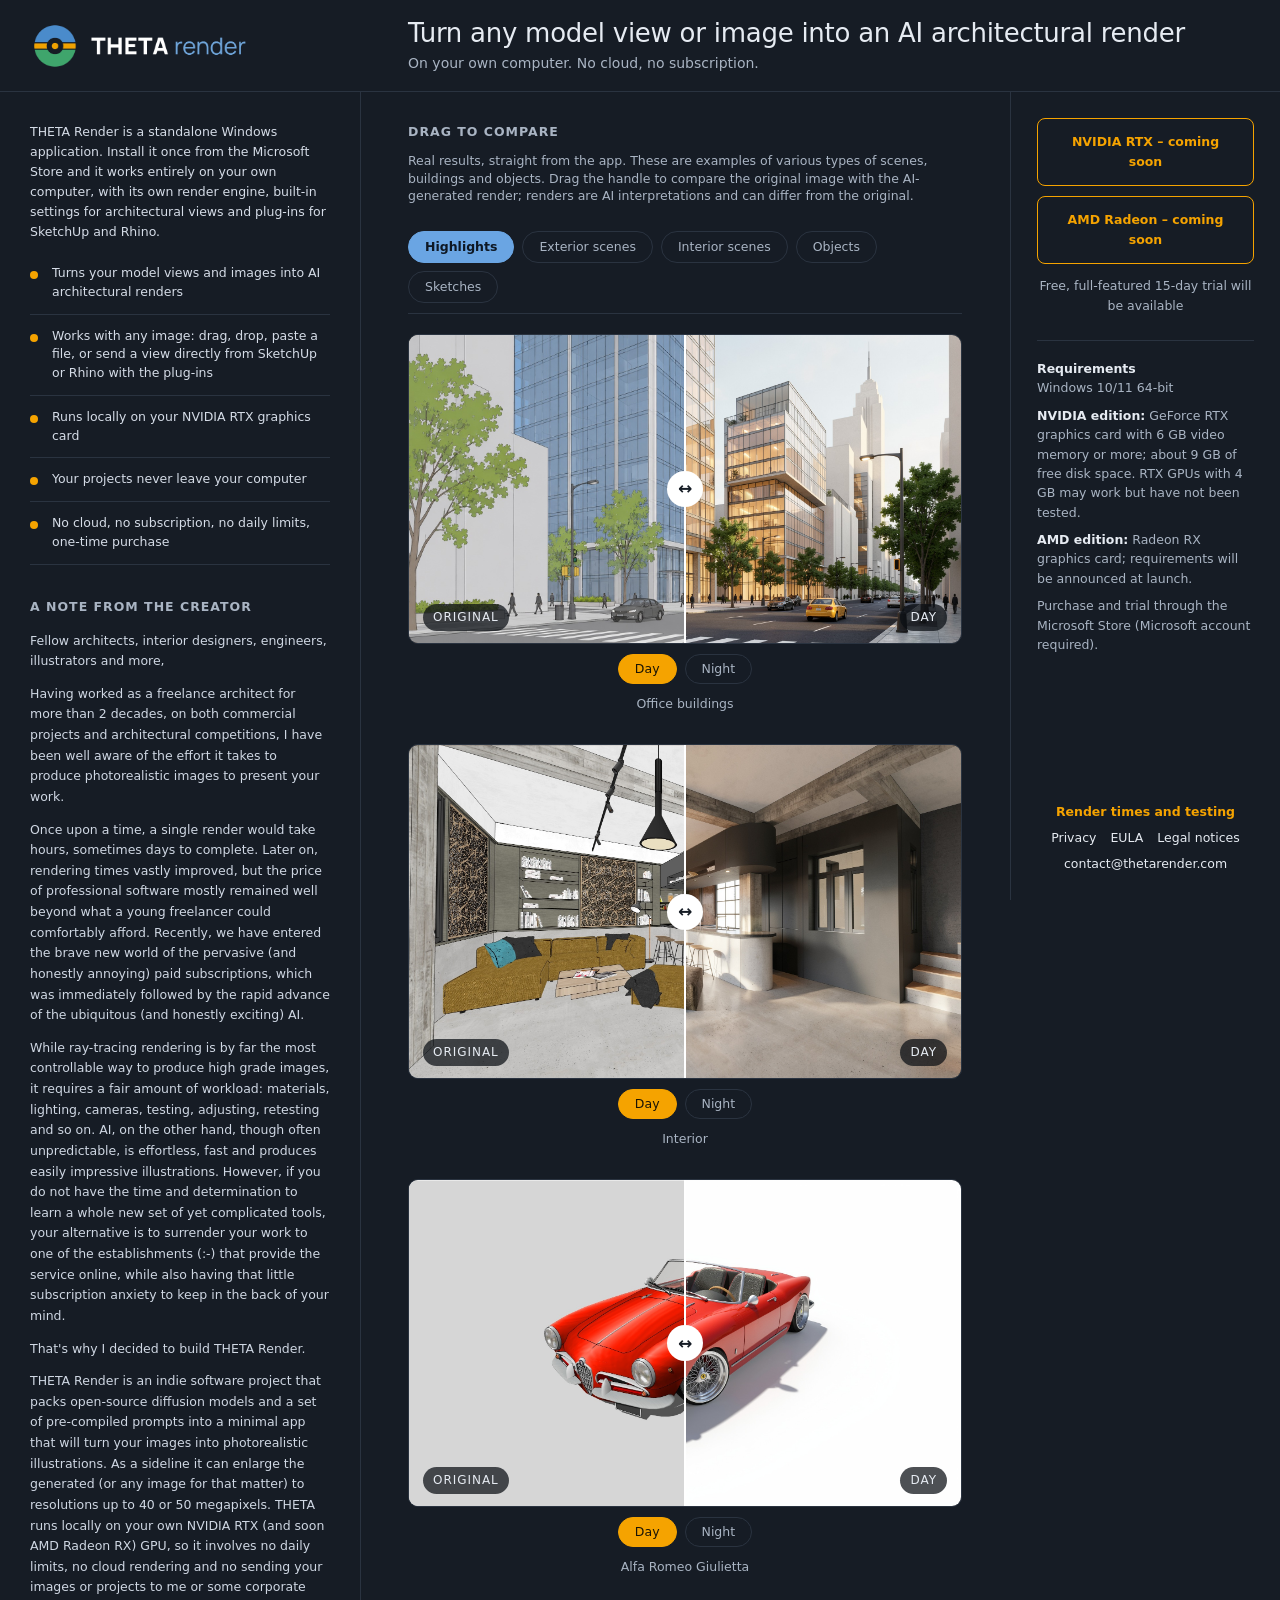
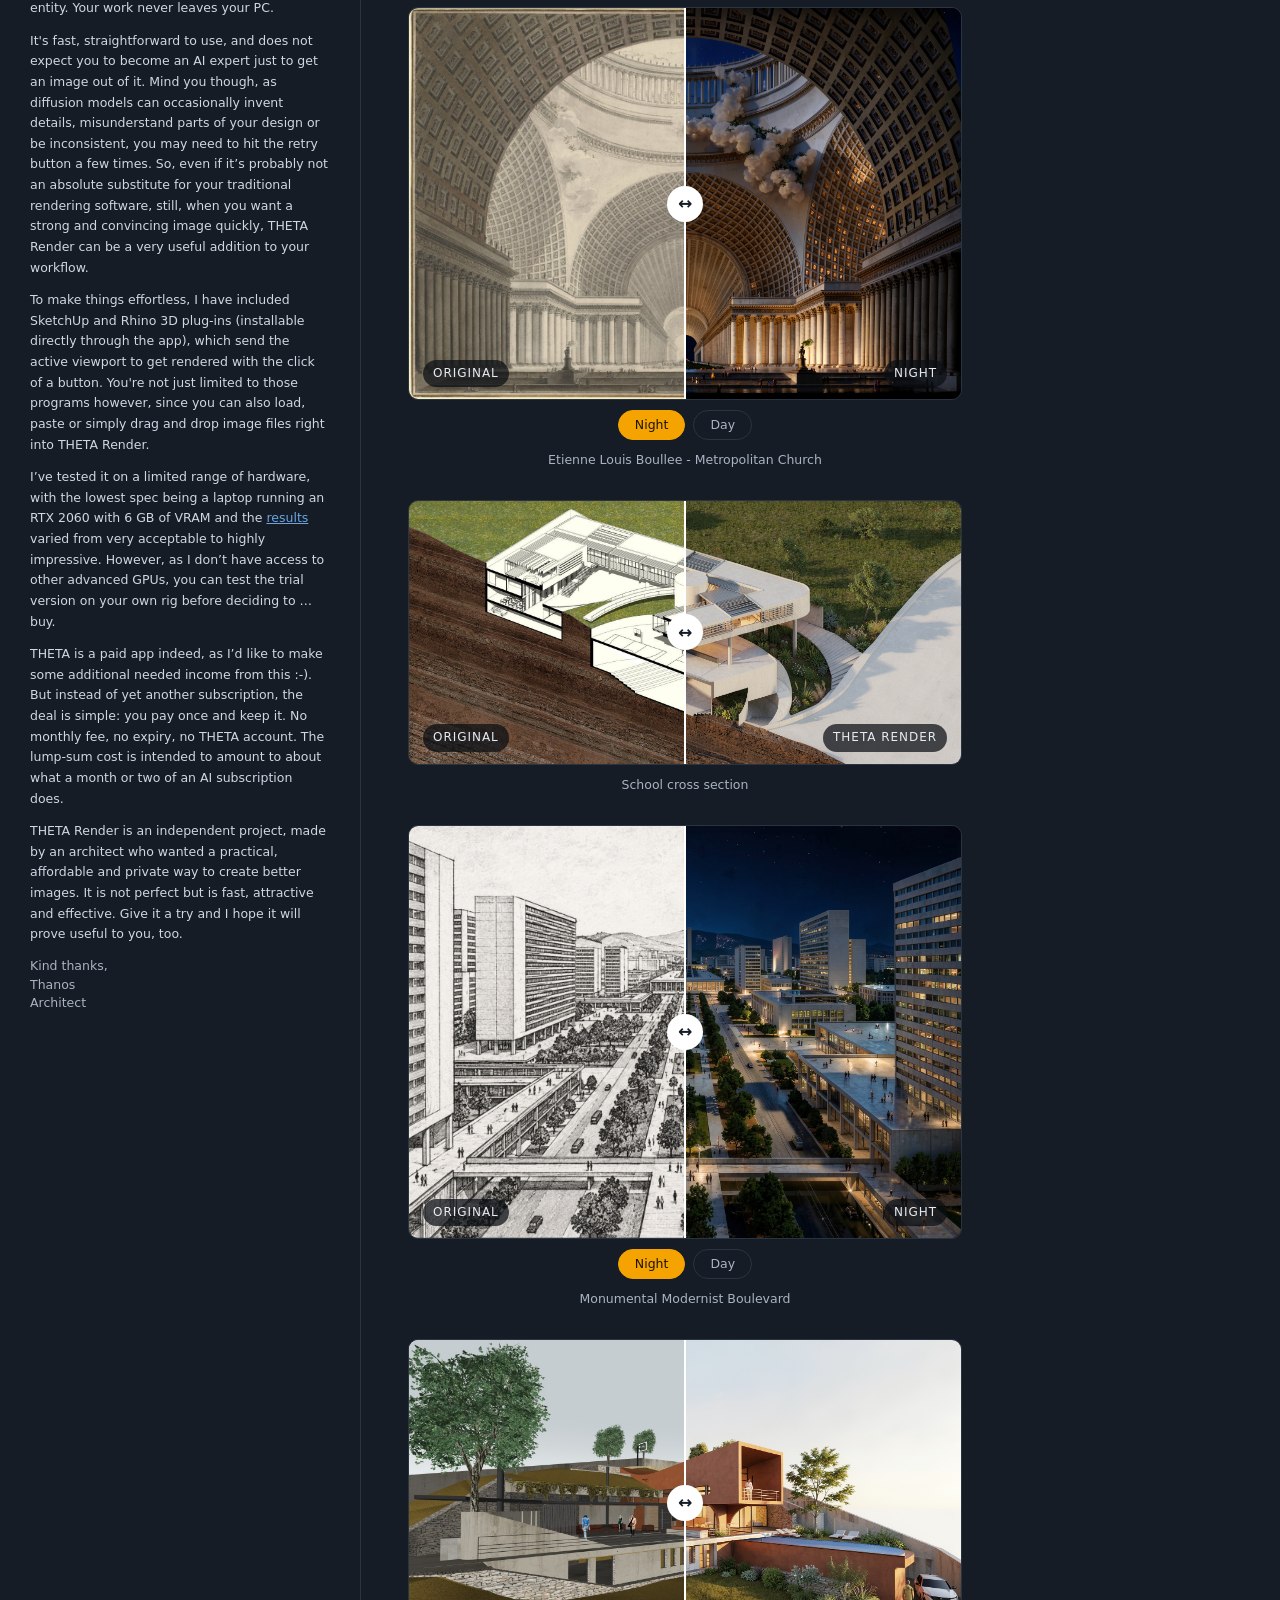
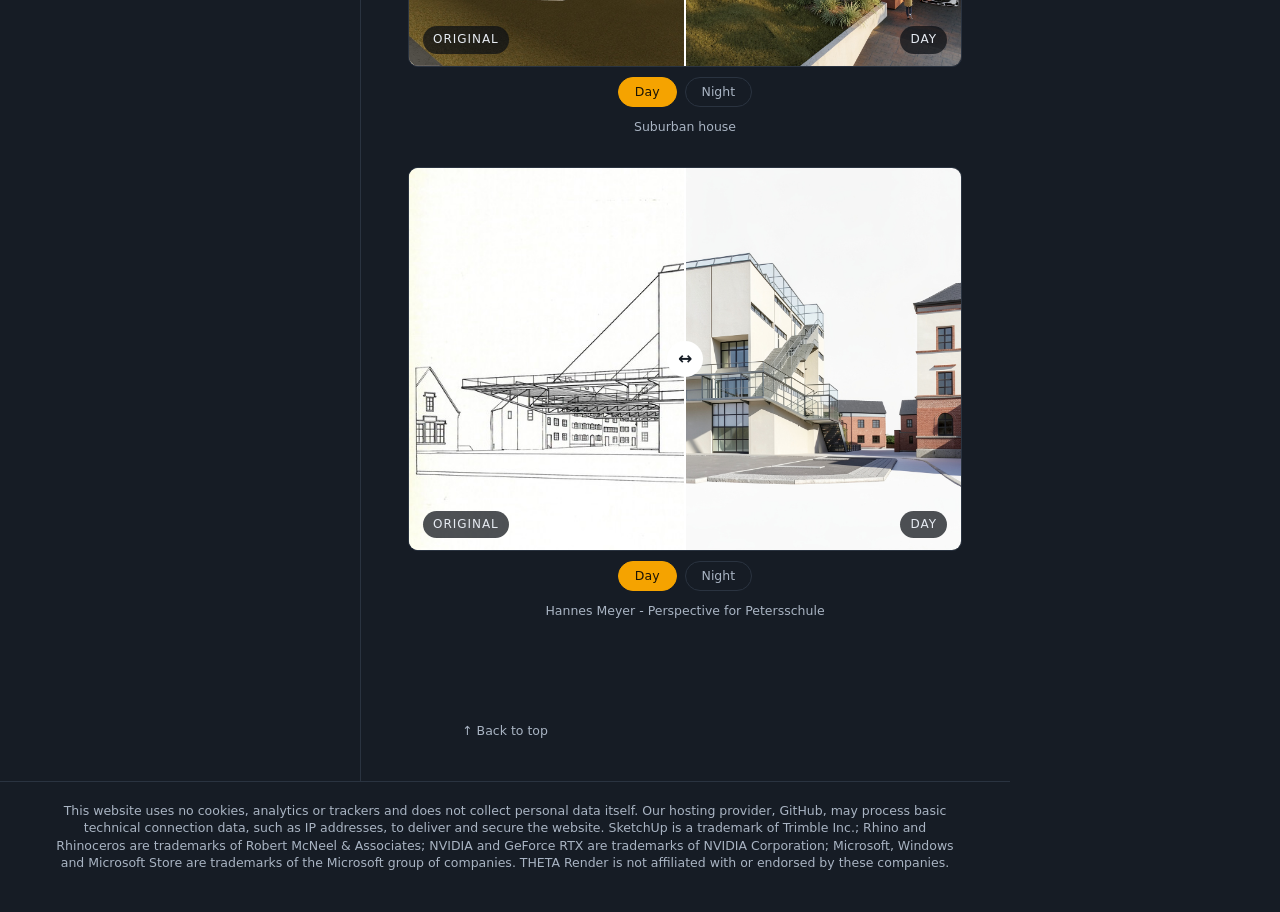
<file: index.html>
<!doctype html><html lang="en"><head><meta charset="utf-8"><meta name="viewport" content="width=device-width,initial-scale=1">
<meta name="robots" content="noindex, nofollow">
<title>THETA Render - turn any model view or image into an AI architectural render</title><meta name="description" content="THETA Render turns any model view, sketch, photo or image into an AI-generated architectural render on your own NVIDIA computer. No cloud, no subscription.">
<meta property="og:title" content="THETA Render - turn any model view or image into an AI architectural render"><meta property="og:description" content="THETA Render turns any model view, sketch, photo or image into an AI-generated architectural render on your own NVIDIA computer. No cloud, no subscription."><meta property="og:type" content="website"><meta property="og:url" content="https://thetarender.com/">
<link rel="icon" href="img/favicon.png"><link rel="stylesheet" href="css/style.css?v=17"></head><body id="top"><header><a class="logo" href="index.html"><img src="img/logo.png" alt="THETA render"></a><div><h1>Turn any model view or image into an AI architectural render</h1><p>On your own computer. No cloud, no subscription.</p></div></header><aside class="right">
 <span class="btn soon">NVIDIA RTX &ndash; coming soon</span> <span class="btn soon">AMD Radeon &ndash; coming soon</span>
 <p class="small">Free, full-featured 15-day trial will be available</p>
 <div class="req"><b>Requirements</b><br>Windows 10/11 64-bit<span style="display:block;margin-top:8px"><b>NVIDIA edition:</b> GeForce RTX graphics card with 6 GB video memory or more; about 9 GB of free disk space. RTX GPUs with 4 GB may work but have not been tested.</span><span style="display:block;margin-top:8px"><b>AMD edition:</b> Radeon RX graphics card; requirements will be announced at launch.</span><span style="display:block;margin-top:8px">Purchase and trial through the Microsoft Store (Microsoft account required).</span></div>
 <div class="legal"><a class="test" href="testing.html">Render times and testing</a><a href="privacy.html">Privacy</a><a href="eula.html">EULA</a><a href="notices.html">Legal notices</a><a class="em" href="mailto:contact@thetarender.com">contact@thetarender.com</a></div>
</aside>
<div class="layout">
 <section class="left">
  <p class="intro">THETA Render is a standalone Windows application. Install it once from the Microsoft Store and it works entirely on your own computer, with its own render engine, built-in settings for architectural views and plug-ins for SketchUp and Rhino.</p>
  <ul class="facts">
   <li>Turns your model views and images into AI architectural renders</li>
   <li>Works with any image: drag, drop, paste a file, or send a view directly from SketchUp or Rhino with the plug-ins</li>
   <li>Runs locally on your NVIDIA RTX graphics card</li>
   <li>Your projects never leave your computer</li>
   <li>No cloud, no subscription, no daily limits, one-time purchase</li>
  </ul>
  <div class="note"><h2>A note from the creator</h2><p>Fellow architects, interior designers, engineers, illustrators and more,</p><p>Having worked as a freelance architect for more than 2 decades, on both commercial projects and architectural competitions, I have been well aware of the effort it takes to produce photorealistic images to present your work.</p><p>Once upon a time, a single render would take hours, sometimes days to complete. Later on, rendering times vastly improved, but the price of professional software mostly remained well beyond what a young freelancer could comfortably afford. Recently, we have entered the brave new world of the pervasive (and honestly annoying) paid subscriptions, which was immediately followed by the rapid advance of the ubiquitous (and honestly exciting) AI.</p><p>While ray-tracing rendering is by far the most controllable way to produce high grade images, it requires a fair amount of workload: materials, lighting, cameras, testing, adjusting, retesting and so on. AI, on the other hand, though often unpredictable, is effortless, fast and produces easily impressive illustrations. However, if you do not have the time and determination to learn a whole new set of yet complicated tools, your alternative is to surrender your work to one of the establishments (:-) that provide the service online, while also having that little subscription anxiety to keep in the back of your mind.</p><p>That&#x27;s why I decided to build THETA Render.</p><p>THETA Render is an indie software project that packs open-source diffusion models and a set of pre-compiled prompts into a minimal app that will turn your images into photorealistic illustrations. As a sideline it can enlarge the generated (or any image for that matter) to resolutions up to 40 or 50 megapixels. THETA runs locally on your own NVIDIA RTX (and soon AMD Radeon RX) GPU, so it involves no daily limits, no cloud rendering and no sending your images or projects to me or some corporate entity. Your work never leaves your PC.</p><p>It&#x27;s fast, straightforward to use, and does not expect you to become an AI expert just to get an image out of it. Mind you though, as diffusion models can occasionally invent details, misunderstand parts of your design or be inconsistent, you may need to hit the retry button a few times. So, even if it’s probably not an absolute substitute for your traditional rendering software, still, when you want a strong and convincing image quickly, THETA Render can be a very useful addition to your workflow.</p><p>To make things effortless, I have included SketchUp and Rhino 3D plug-ins (installable directly through the app), which send the active viewport to get rendered with the click of a button. You&#x27;re not just limited to those programs however, since you can also load, paste or simply drag and drop image files right into THETA Render.</p><p>I’ve tested it on a limited range of hardware, with the lowest spec being a laptop running an RTX 2060 with 6 GB of VRAM and the <a href="testing.html">results</a> varied from very acceptable to highly impressive. However, as I don’t have access to other advanced GPUs, you can test the trial version on your own rig before deciding to …buy.</p><p>THETA is a paid app indeed, as I’d like to make some additional needed income from this :-). But instead of yet another subscription, the deal is simple: you pay once and keep it. No monthly fee, no expiry, no THETA account. The lump-sum cost is intended to amount to about what a month or two of an AI subscription does.</p><p>THETA Render is an independent project, made by an architect who wanted a practical, affordable and private way to create better images. It is not perfect but is fast, attractive and effective. Give it a try and I hope it will prove useful to you, too.</p><div class="sig">Kind thanks,<br>Thanos<br>Architect</div></div>
 </section>
 <main class="gallery"><div class="in">
  <h2>Drag to compare</h2><p class="cap">Real results, straight from the app. These are examples of various types of scenes, buildings and objects. Drag the handle to compare the original image with the AI-generated render; renders are AI interpretations and can differ from the original.</p>
  <div class="gtabs" id="gallery-tabs" role="tablist" aria-label="Example categories" hidden></div>
  <div id="gallery" role="tabpanel" tabindex="-1"></div>
 </div></main>
 <div class="totop"><a href="#top">&uarr; Back to top</a></div>
</div>
<footer class="mfoot"><a class="test" href="testing.html">Render times and testing</a><a href="privacy.html">Privacy</a><a href="eula.html">EULA</a><a href="notices.html">Legal notices</a><a class="em" href="mailto:contact@thetarender.com">contact@thetarender.com</a><p class="nodata">This website uses no cookies, analytics or trackers and does not collect personal data itself. Our hosting provider, GitHub, may process basic technical connection data, such as IP addresses, to deliver and secure the website. SketchUp is a trademark of Trimble Inc.; Rhino and Rhinoceros are trademarks of Robert McNeel &amp; Associates; NVIDIA and GeForce RTX are trademarks of NVIDIA Corporation; Microsoft, Windows and Microsoft Store are trademarks of the Microsoft group of companies. THETA Render is not affiliated with or endorsed by these companies.</p></footer>
<noscript><p style="padding:20px">Please enable JavaScript to see the before/after examples.</p></noscript><script src="js/gallery.js?v=3"></script></body></html>
</file>
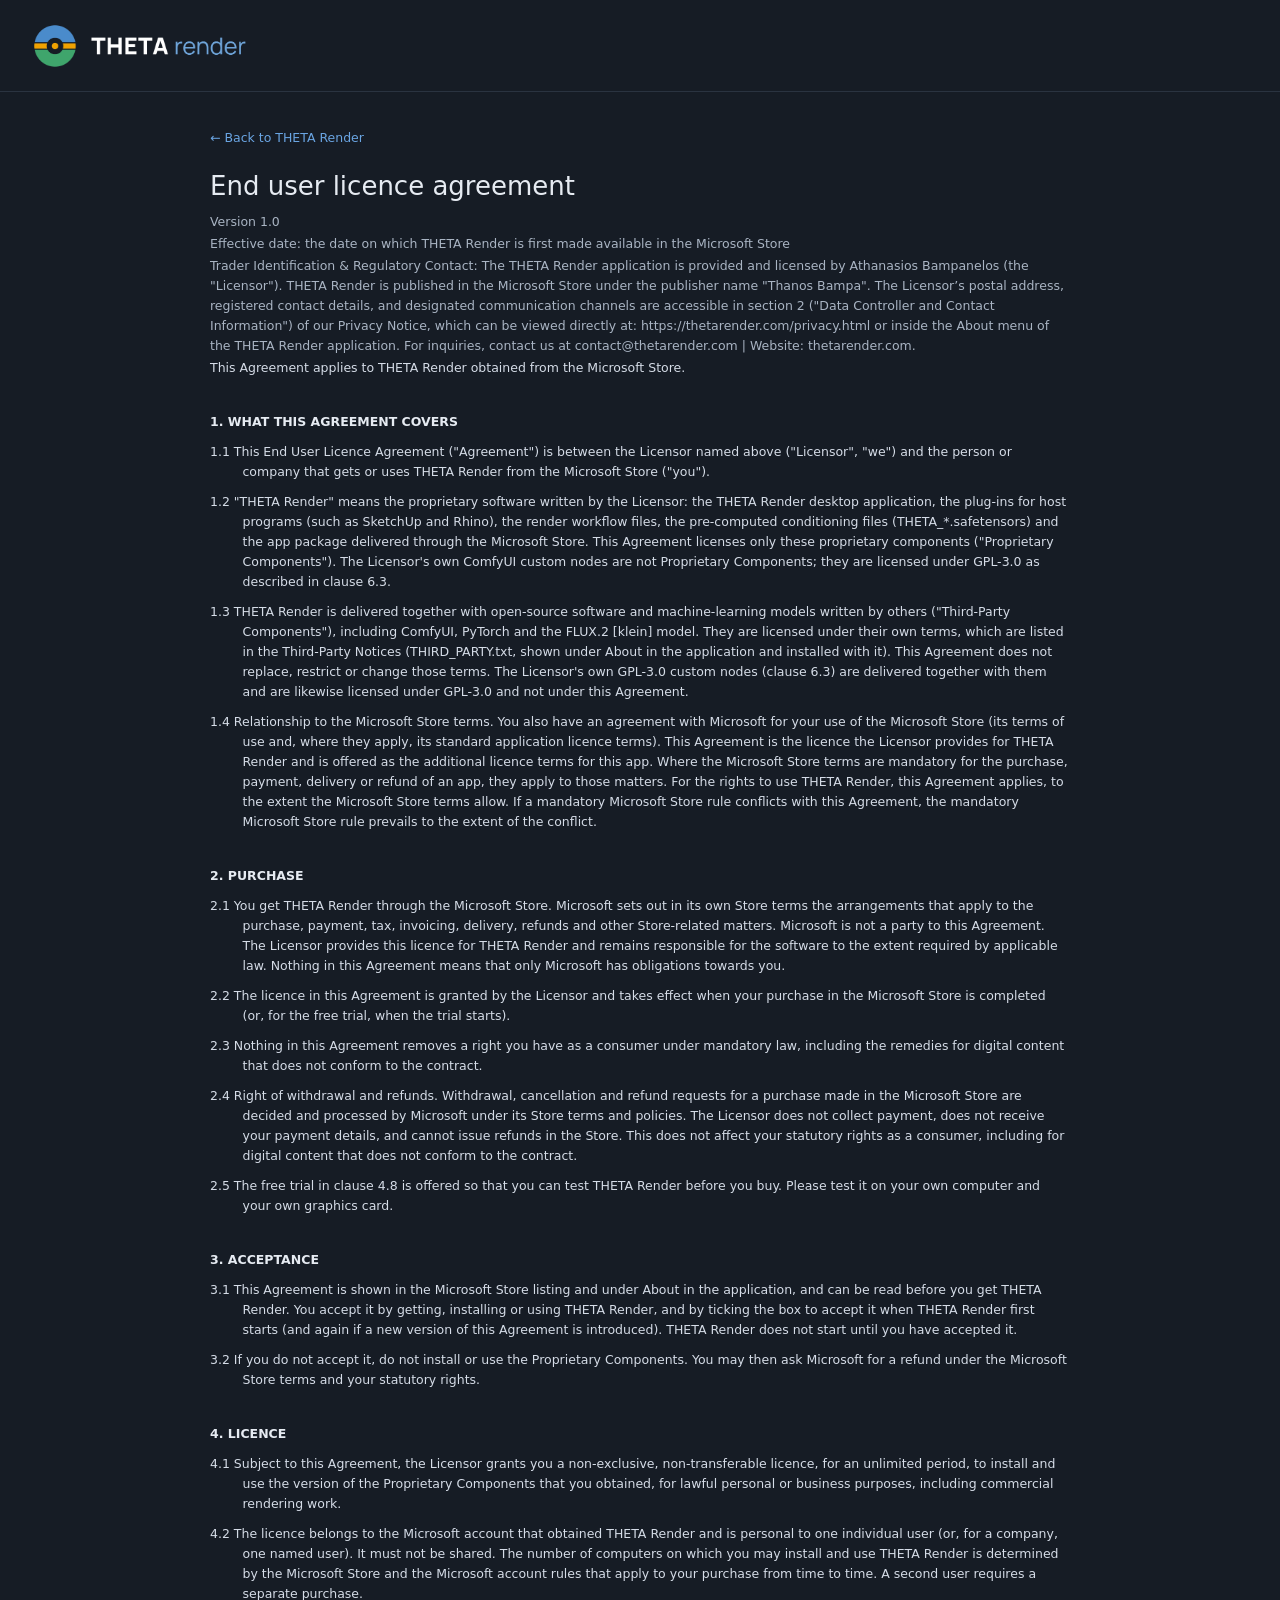
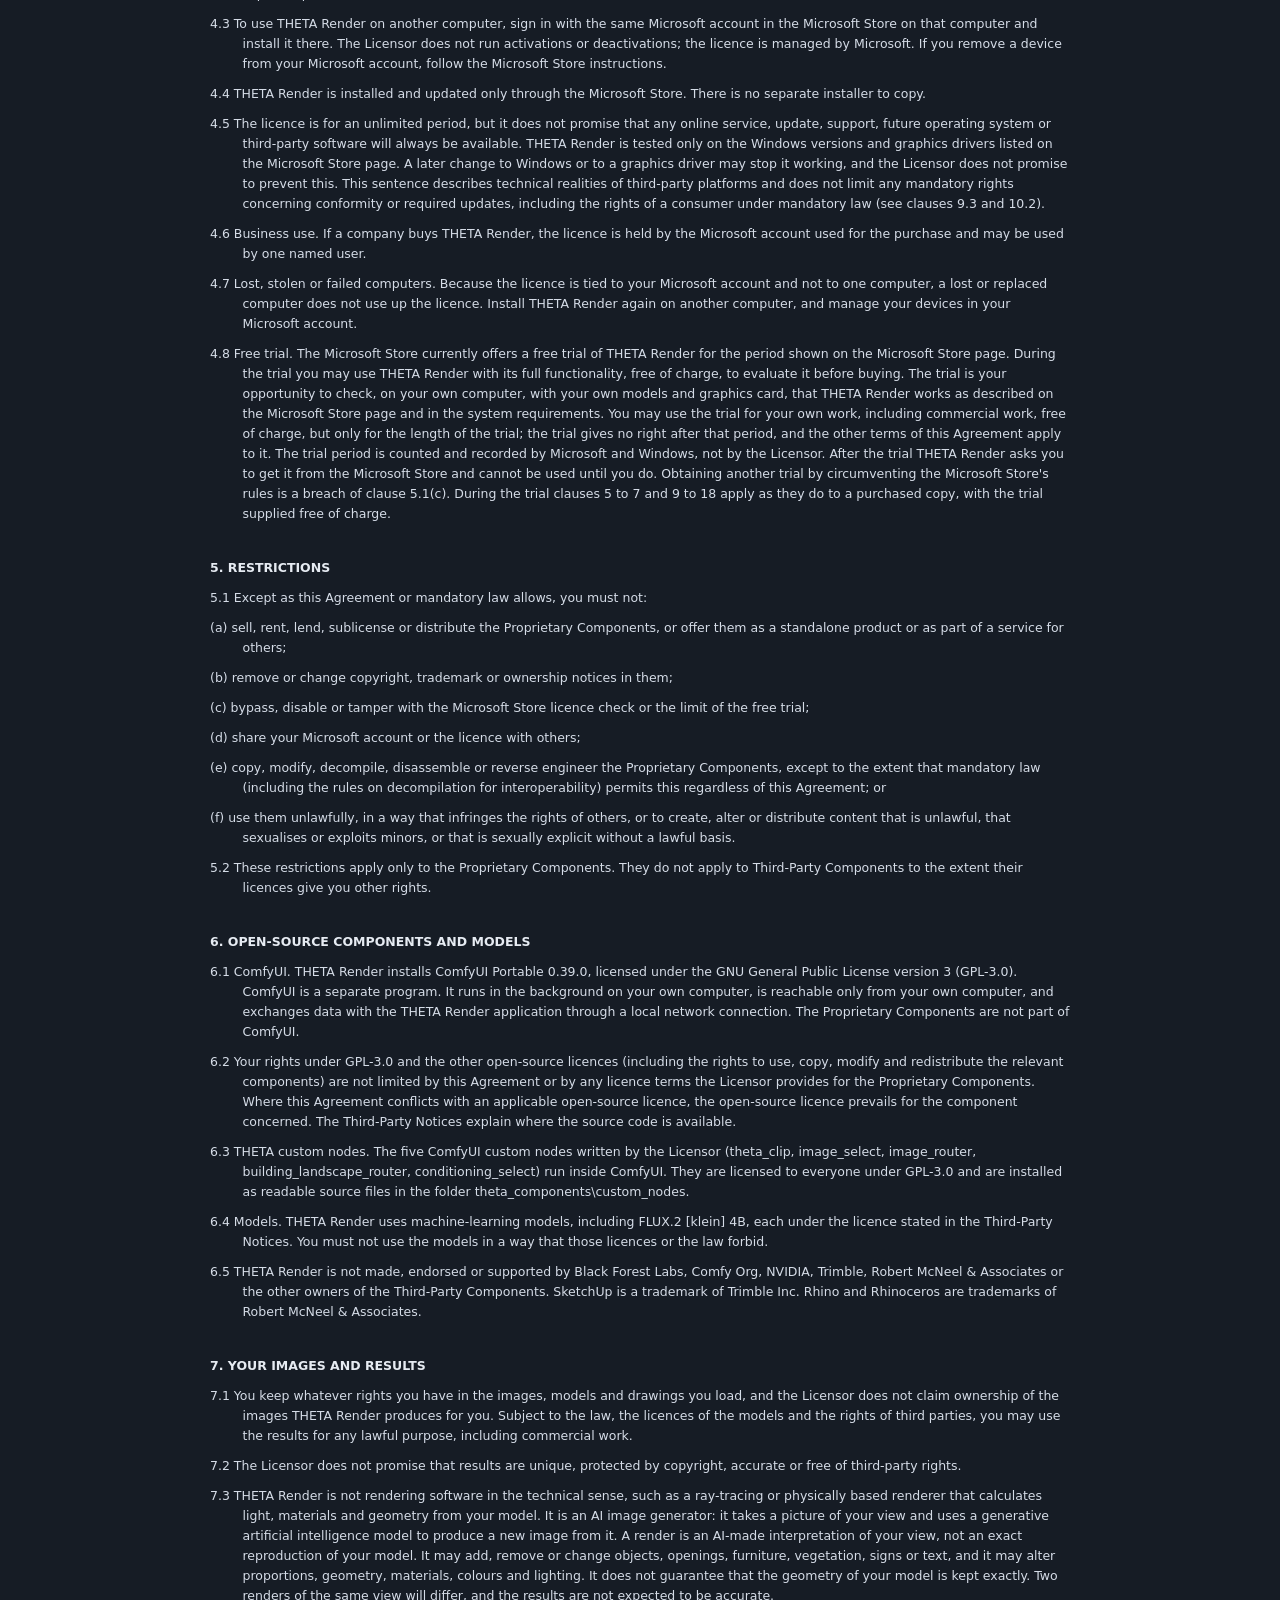
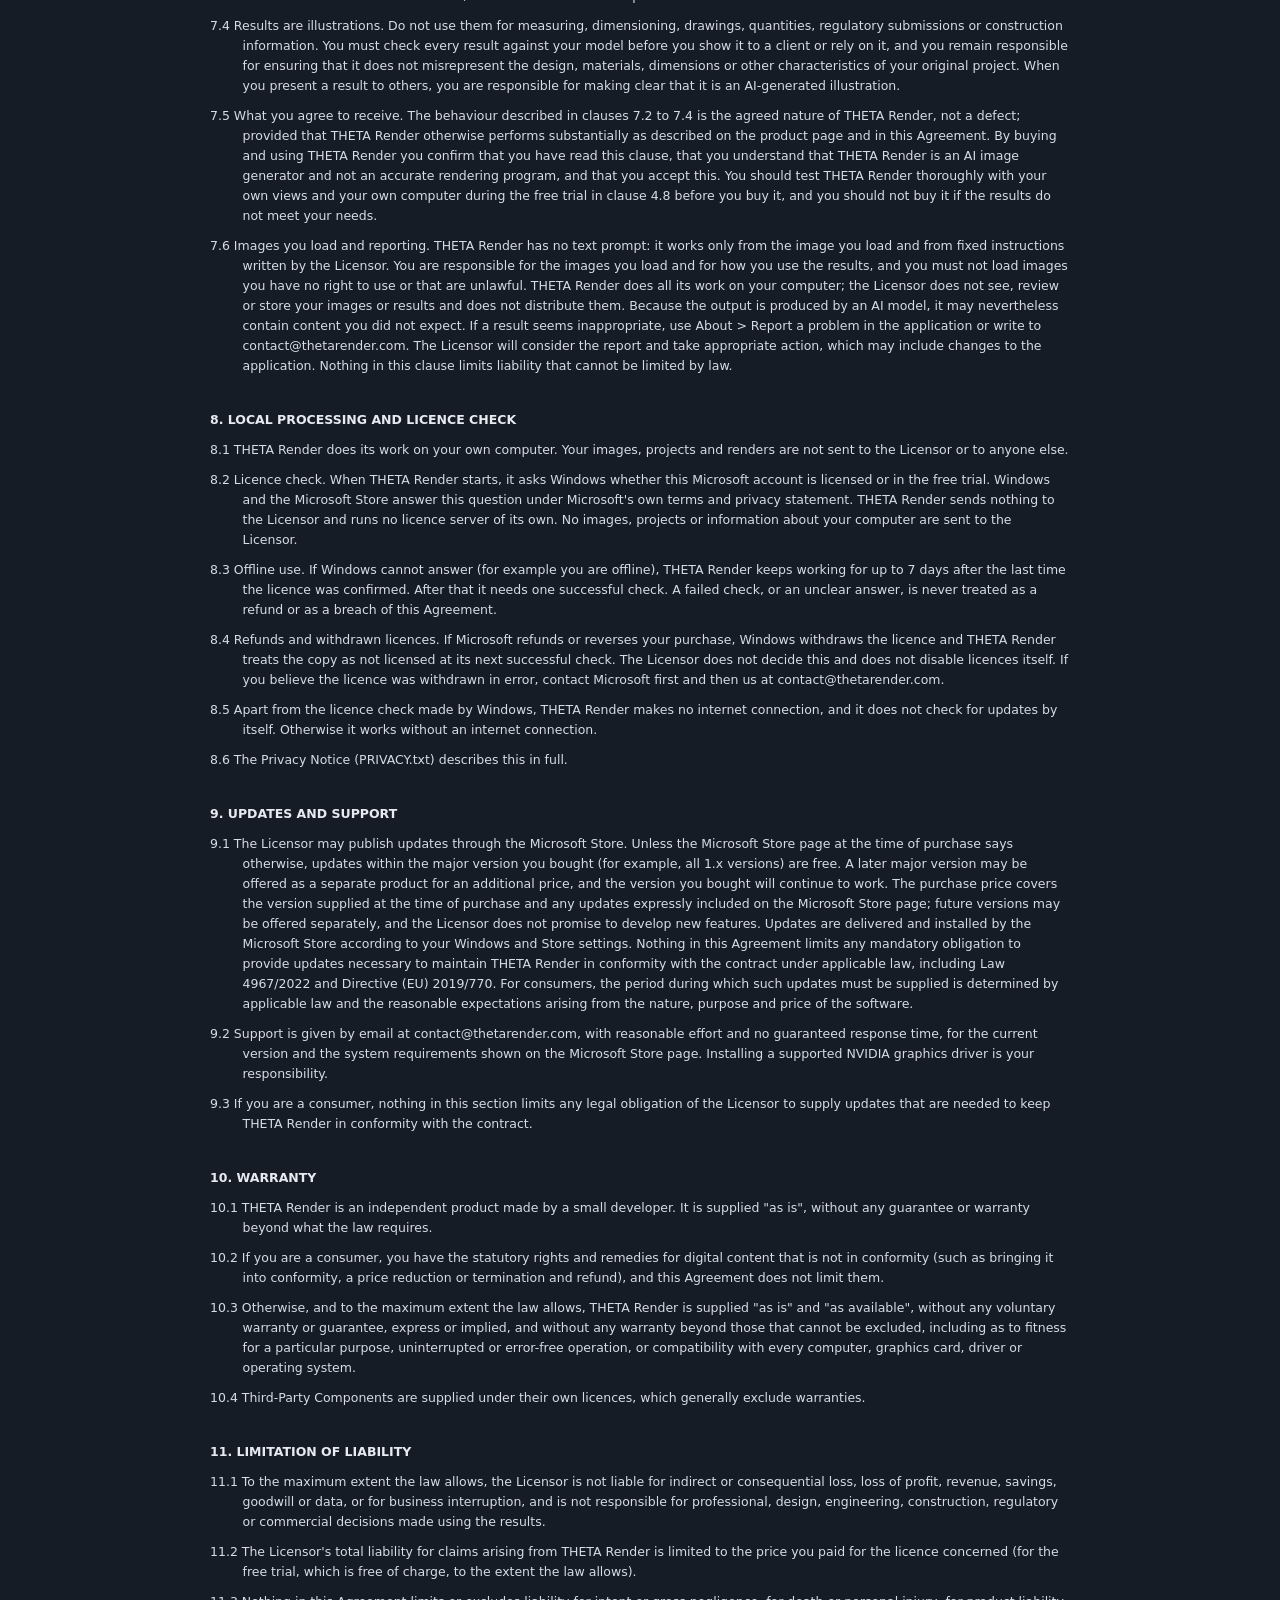
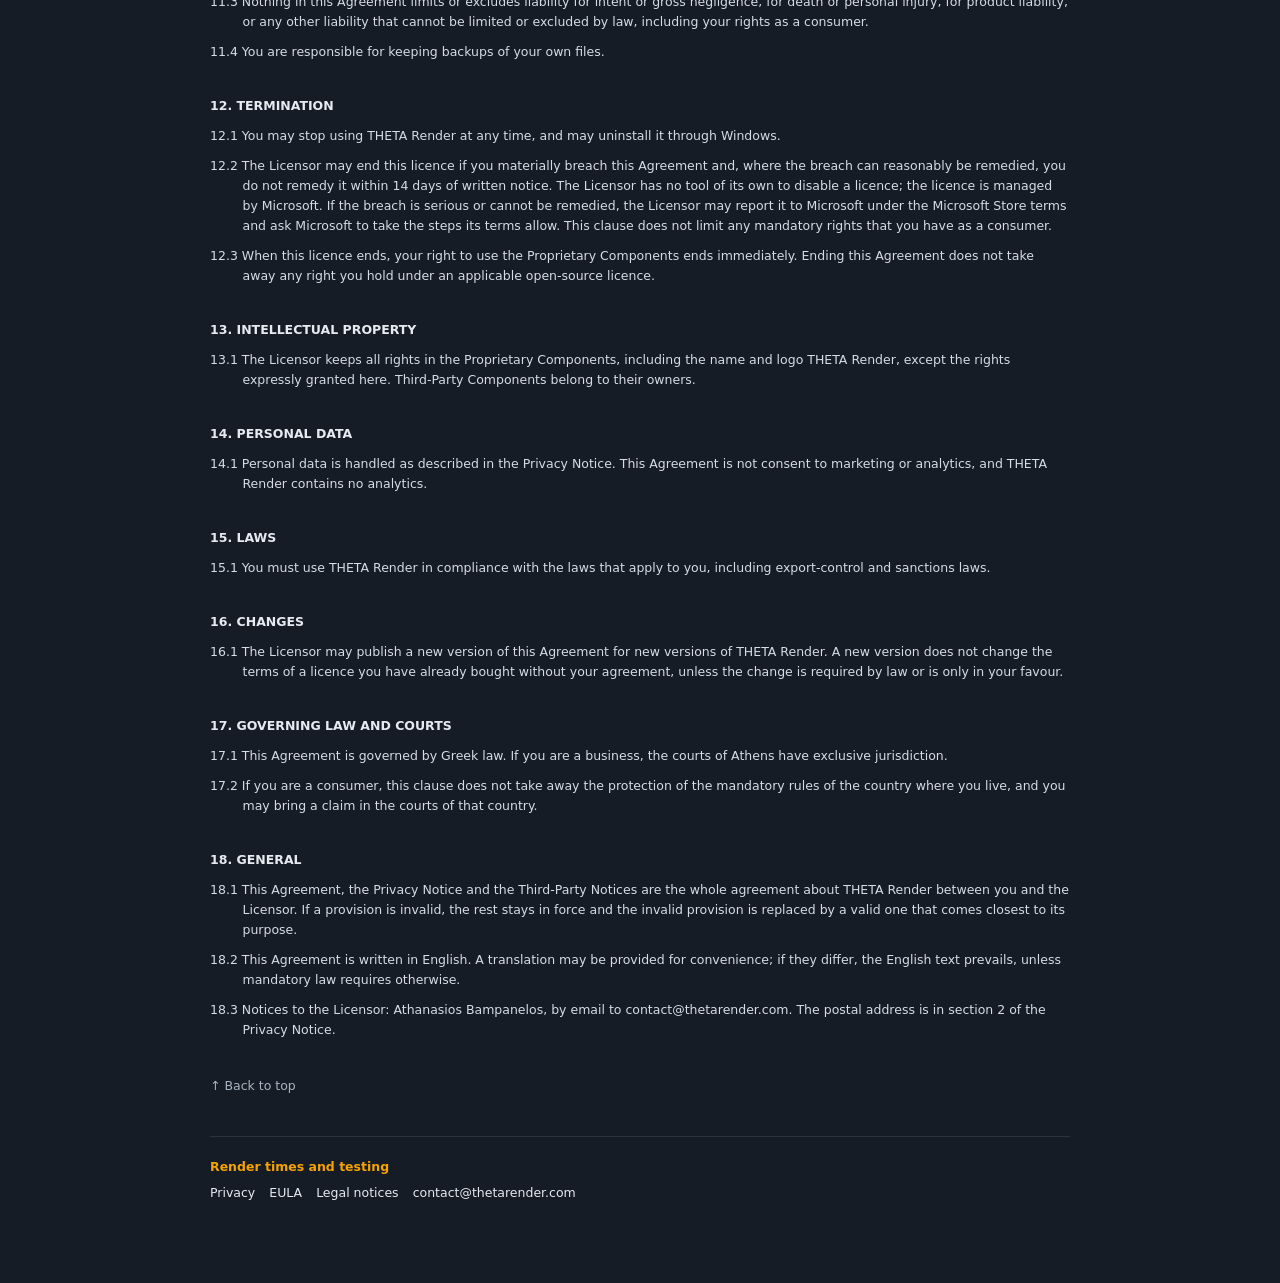
<file: eula.html>
<!doctype html><html lang="en"><head><meta charset="utf-8"><meta name="viewport" content="width=device-width,initial-scale=1">
<meta name="robots" content="noindex, nofollow">
<title>End user licence agreement - THETA Render</title><meta name="description" content="End user licence agreement for THETA Render.">
<meta property="og:title" content="End user licence agreement - THETA Render"><meta property="og:description" content="End user licence agreement for THETA Render."><meta property="og:type" content="website"><meta property="og:url" content="https://thetarender.com/eula.html">
<link rel="icon" href="img/favicon.png"><link rel="stylesheet" href="css/style.css?v=16"></head><body id="top"><header><a class="logo" href="index.html"><img src="img/logo.png" alt="THETA render"></a></header><div class="doc"><div class="wrap"><a class="back" href="index.html">&larr; Back to THETA Render</a><h1>End user licence agreement</h1><p class="meta">Version 1.0</p><p class="meta">Effective date: the date on which THETA Render is first made available in the Microsoft Store</p><p class="meta">Trader Identification &amp; Regulatory Contact: The THETA Render application is provided and licensed by Athanasios Bampanelos (the &quot;Licensor&quot;). THETA Render is published in the Microsoft Store under the publisher name &quot;Thanos Bampa&quot;. The Licensor’s postal address, registered contact details, and designated communication channels are accessible in section 2 (&quot;Data Controller and Contact Information&quot;) of our Privacy Notice, which can be viewed directly at: https://thetarender.com/privacy.html or inside the About menu of the THETA Render application. For inquiries, contact us at contact@thetarender.com | Website: thetarender.com.</p><p>This Agreement applies to THETA Render obtained from the Microsoft Store.</p><h2>1. WHAT THIS AGREEMENT COVERS</h2><p class="item">1.1 This End User Licence Agreement (&quot;Agreement&quot;) is between the Licensor named above (&quot;Licensor&quot;, &quot;we&quot;) and the person or company that gets or uses THETA Render from the Microsoft Store (&quot;you&quot;).</p><p class="item">1.2 &quot;THETA Render&quot; means the proprietary software written by the Licensor: the THETA Render desktop application, the plug-ins for host programs (such as SketchUp and Rhino), the render workflow files, the pre-computed conditioning files (THETA_*.safetensors) and the app package delivered through the Microsoft Store. This Agreement licenses only these proprietary components (&quot;Proprietary Components&quot;). The Licensor's own ComfyUI custom nodes are not Proprietary Components; they are licensed under GPL-3.0 as described in clause 6.3.</p><p class="item">1.3 THETA Render is delivered together with open-source software and machine-learning models written by others (&quot;Third-Party Components&quot;), including ComfyUI, PyTorch and the FLUX.2 [klein] model. They are licensed under their own terms, which are listed in the Third-Party Notices (THIRD_PARTY.txt, shown under About in the application and installed with it). This Agreement does not replace, restrict or change those terms. The Licensor's own GPL-3.0 custom nodes (clause 6.3) are delivered together with them and are likewise licensed under GPL-3.0 and not under this Agreement.</p><p class="item">1.4 Relationship to the Microsoft Store terms. You also have an agreement with Microsoft for your use of the Microsoft Store (its terms of use and, where they apply, its standard application licence terms). This Agreement is the licence the Licensor provides for THETA Render and is offered as the additional licence terms for this app. Where the Microsoft Store terms are mandatory for the purchase, payment, delivery or refund of an app, they apply to those matters. For the rights to use THETA Render, this Agreement applies, to the extent the Microsoft Store terms allow. If a mandatory Microsoft Store rule conflicts with this Agreement, the mandatory Microsoft Store rule prevails to the extent of the conflict.</p><h2>2. PURCHASE</h2><p class="item">2.1 You get THETA Render through the Microsoft Store. Microsoft sets out in its own Store terms the arrangements that apply to the purchase, payment, tax, invoicing, delivery, refunds and other Store-related matters. Microsoft is not a party to this Agreement. The Licensor provides this licence for THETA Render and remains responsible for the software to the extent required by applicable law. Nothing in this Agreement means that only Microsoft has obligations towards you.</p><p class="item">2.2 The licence in this Agreement is granted by the Licensor and takes effect when your purchase in the Microsoft Store is completed (or, for the free trial, when the trial starts).</p><p class="item">2.3 Nothing in this Agreement removes a right you have as a consumer under mandatory law, including the remedies for digital content that does not conform to the contract.</p><p class="item">2.4 Right of withdrawal and refunds. Withdrawal, cancellation and refund requests for a purchase made in the Microsoft Store are decided and processed by Microsoft under its Store terms and policies. The Licensor does not collect payment, does not receive your payment details, and cannot issue refunds in the Store. This does not affect your statutory rights as a consumer, including for digital content that does not conform to the contract.</p><p class="item">2.5 The free trial in clause 4.8 is offered so that you can test THETA Render before you buy. Please test it on your own computer and your own graphics card.</p><h2>3. ACCEPTANCE</h2><p class="item">3.1 This Agreement is shown in the Microsoft Store listing and under About in the application, and can be read before you get THETA Render. You accept it by getting, installing or using THETA Render, and by ticking the box to accept it when THETA Render first starts (and again if a new version of this Agreement is introduced). THETA Render does not start until you have accepted it.</p><p class="item">3.2 If you do not accept it, do not install or use the Proprietary Components. You may then ask Microsoft for a refund under the Microsoft Store terms and your statutory rights.</p><h2>4. LICENCE</h2><p class="item">4.1 Subject to this Agreement, the Licensor grants you a non-exclusive, non-transferable licence, for an unlimited period, to install and use the version of the Proprietary Components that you obtained, for lawful personal or business purposes, including commercial rendering work.</p><p class="item">4.2 The licence belongs to the Microsoft account that obtained THETA Render and is personal to one individual user (or, for a company, one named user). It must not be shared. The number of computers on which you may install and use THETA Render is determined by the Microsoft Store and the Microsoft account rules that apply to your purchase from time to time. A second user requires a separate purchase.</p><p class="item">4.3 To use THETA Render on another computer, sign in with the same Microsoft account in the Microsoft Store on that computer and install it there. The Licensor does not run activations or deactivations; the licence is managed by Microsoft. If you remove a device from your Microsoft account, follow the Microsoft Store instructions.</p><p class="item">4.4 THETA Render is installed and updated only through the Microsoft Store. There is no separate installer to copy.</p><p class="item">4.5 The licence is for an unlimited period, but it does not promise that any online service, update, support, future operating system or third-party software will always be available. THETA Render is tested only on the Windows versions and graphics drivers listed on the Microsoft Store page. A later change to Windows or to a graphics driver may stop it working, and the Licensor does not promise to prevent this. This sentence describes technical realities of third-party platforms and does not limit any mandatory rights concerning conformity or required updates, including the rights of a consumer under mandatory law (see clauses 9.3 and 10.2).</p><p class="item">4.6 Business use. If a company buys THETA Render, the licence is held by the Microsoft account used for the purchase and may be used by one named user.</p><p class="item">4.7 Lost, stolen or failed computers. Because the licence is tied to your Microsoft account and not to one computer, a lost or replaced computer does not use up the licence. Install THETA Render again on another computer, and manage your devices in your Microsoft account.</p><p class="item">4.8 Free trial. The Microsoft Store currently offers a free trial of THETA Render for the period shown on the Microsoft Store page. During the trial you may use THETA Render with its full functionality, free of charge, to evaluate it before buying. The trial is your opportunity to check, on your own computer, with your own models and graphics card, that THETA Render works as described on the Microsoft Store page and in the system requirements. You may use the trial for your own work, including commercial work, free of charge, but only for the length of the trial; the trial gives no right after that period, and the other terms of this Agreement apply to it. The trial period is counted and recorded by Microsoft and Windows, not by the Licensor. After the trial THETA Render asks you to get it from the Microsoft Store and cannot be used until you do. Obtaining another trial by circumventing the Microsoft Store&#x27;s rules is a breach of clause 5.1(c). During the trial clauses 5 to 7 and 9 to 18 apply as they do to a purchased copy, with the trial supplied free of charge.</p><h2>5. RESTRICTIONS</h2><p class="item">5.1 Except as this Agreement or mandatory law allows, you must not:</p><p class="item">(a) sell, rent, lend, sublicense or distribute the Proprietary Components, or offer them as a standalone product or as part of a service for others;</p><p class="item">(b) remove or change copyright, trademark or ownership notices in them;</p><p class="item">(c) bypass, disable or tamper with the Microsoft Store licence check or the limit of the free trial;</p><p class="item">(d) share your Microsoft account or the licence with others;</p><p class="item">(e) copy, modify, decompile, disassemble or reverse engineer the Proprietary Components, except to the extent that mandatory law (including the rules on decompilation for interoperability) permits this regardless of this Agreement; or</p><p class="item">(f) use them unlawfully, in a way that infringes the rights of others, or to create, alter or distribute content that is unlawful, that sexualises or exploits minors, or that is sexually explicit without a lawful basis.</p><p class="item">5.2 These restrictions apply only to the Proprietary Components. They do not apply to Third-Party Components to the extent their licences give you other rights.</p><h2>6. OPEN-SOURCE COMPONENTS AND MODELS</h2><p class="item">6.1 ComfyUI. THETA Render installs ComfyUI Portable 0.39.0, licensed under the GNU General Public License version 3 (GPL-3.0). ComfyUI is a separate program. It runs in the background on your own computer, is reachable only from your own computer, and exchanges data with the THETA Render application through a local network connection. The Proprietary Components are not part of ComfyUI.</p><p class="item">6.2 Your rights under GPL-3.0 and the other open-source licences (including the rights to use, copy, modify and redistribute the relevant components) are not limited by this Agreement or by any licence terms the Licensor provides for the Proprietary Components. Where this Agreement conflicts with an applicable open-source licence, the open-source licence prevails for the component concerned. The Third-Party Notices explain where the source code is available.</p><p class="item">6.3 THETA custom nodes. The five ComfyUI custom nodes written by the Licensor (theta_clip, image_select, image_router, building_landscape_router, conditioning_select) run inside ComfyUI. They are licensed to everyone under GPL-3.0 and are installed as readable source files in the folder theta_components\custom_nodes.</p><p class="item">6.4 Models. THETA Render uses machine-learning models, including FLUX.2 [klein] 4B, each under the licence stated in the Third-Party Notices. You must not use the models in a way that those licences or the law forbid.</p><p class="item">6.5 THETA Render is not made, endorsed or supported by Black Forest Labs, Comfy Org, NVIDIA, Trimble, Robert McNeel &amp; Associates or the other owners of the Third-Party Components. SketchUp is a trademark of Trimble Inc. Rhino and Rhinoceros are trademarks of Robert McNeel &amp; Associates.</p><h2>7. YOUR IMAGES AND RESULTS</h2><p class="item">7.1 You keep whatever rights you have in the images, models and drawings you load, and the Licensor does not claim ownership of the images THETA Render produces for you. Subject to the law, the licences of the models and the rights of third parties, you may use the results for any lawful purpose, including commercial work.</p><p class="item">7.2 The Licensor does not promise that results are unique, protected by copyright, accurate or free of third-party rights.</p><p class="item">7.3 THETA Render is not rendering software in the technical sense, such as a ray-tracing or physically based renderer that calculates light, materials and geometry from your model. It is an AI image generator: it takes a picture of your view and uses a generative artificial intelligence model to produce a new image from it. A render is an AI-made interpretation of your view, not an exact reproduction of your model. It may add, remove or change objects, openings, furniture, vegetation, signs or text, and it may alter proportions, geometry, materials, colours and lighting. It does not guarantee that the geometry of your model is kept exactly. Two renders of the same view will differ, and the results are not expected to be accurate.</p><p class="item">7.4 Results are illustrations. Do not use them for measuring, dimensioning, drawings, quantities, regulatory submissions or construction information. You must check every result against your model before you show it to a client or rely on it, and you remain responsible for ensuring that it does not misrepresent the design, materials, dimensions or other characteristics of your original project. When you present a result to others, you are responsible for making clear that it is an AI-generated illustration.</p><p class="item">7.5 What you agree to receive. The behaviour described in clauses 7.2 to 7.4 is the agreed nature of THETA Render, not a defect; provided that THETA Render otherwise performs substantially as described on the product page and in this Agreement. By buying and using THETA Render you confirm that you have read this clause, that you understand that THETA Render is an AI image generator and not an accurate rendering program, and that you accept this. You should test THETA Render thoroughly with your own views and your own computer during the free trial in clause 4.8 before you buy it, and you should not buy it if the results do not meet your needs.</p><p class="item">7.6 Images you load and reporting. THETA Render has no text prompt: it works only from the image you load and from fixed instructions written by the Licensor. You are responsible for the images you load and for how you use the results, and you must not load images you have no right to use or that are unlawful. THETA Render does all its work on your computer; the Licensor does not see, review or store your images or results and does not distribute them. Because the output is produced by an AI model, it may nevertheless contain content you did not expect. If a result seems inappropriate, use About &gt; Report a problem in the application or write to contact@thetarender.com. The Licensor will consider the report and take appropriate action, which may include changes to the application. Nothing in this clause limits liability that cannot be limited by law.</p><h2>8. LOCAL PROCESSING AND LICENCE CHECK</h2><p class="item">8.1 THETA Render does its work on your own computer. Your images, projects and renders are not sent to the Licensor or to anyone else.</p><p class="item">8.2 Licence check. When THETA Render starts, it asks Windows whether this Microsoft account is licensed or in the free trial. Windows and the Microsoft Store answer this question under Microsoft&#x27;s own terms and privacy statement. THETA Render sends nothing to the Licensor and runs no licence server of its own. No images, projects or information about your computer are sent to the Licensor.</p><p class="item">8.3 Offline use. If Windows cannot answer (for example you are offline), THETA Render keeps working for up to 7 days after the last time the licence was confirmed. After that it needs one successful check. A failed check, or an unclear answer, is never treated as a refund or as a breach of this Agreement.</p><p class="item">8.4 Refunds and withdrawn licences. If Microsoft refunds or reverses your purchase, Windows withdraws the licence and THETA Render treats the copy as not licensed at its next successful check. The Licensor does not decide this and does not disable licences itself. If you believe the licence was withdrawn in error, contact Microsoft first and then us at contact@thetarender.com.</p><p class="item">8.5 Apart from the licence check made by Windows, THETA Render makes no internet connection, and it does not check for updates by itself. Otherwise it works without an internet connection.</p><p class="item">8.6 The Privacy Notice (PRIVACY.txt) describes this in full.</p><h2>9. UPDATES AND SUPPORT</h2><p class="item">9.1 The Licensor may publish updates through the Microsoft Store. Unless the Microsoft Store page at the time of purchase says otherwise, updates within the major version you bought (for example, all 1.x versions) are free. A later major version may be offered as a separate product for an additional price, and the version you bought will continue to work. The purchase price covers the version supplied at the time of purchase and any updates expressly included on the Microsoft Store page; future versions may be offered separately, and the Licensor does not promise to develop new features. Updates are delivered and installed by the Microsoft Store according to your Windows and Store settings. Nothing in this Agreement limits any mandatory obligation to provide updates necessary to maintain THETA Render in conformity with the contract under applicable law, including Law 4967/2022 and Directive (EU) 2019/770. For consumers, the period during which such updates must be supplied is determined by applicable law and the reasonable expectations arising from the nature, purpose and price of the software.</p><p class="item">9.2 Support is given by email at contact@thetarender.com, with reasonable effort and no guaranteed response time, for the current version and the system requirements shown on the Microsoft Store page. Installing a supported NVIDIA graphics driver is your responsibility.</p><p class="item">9.3 If you are a consumer, nothing in this section limits any legal obligation of the Licensor to supply updates that are needed to keep THETA Render in conformity with the contract.</p><h2>10. WARRANTY</h2><p class="item">10.1 THETA Render is an independent product made by a small developer. It is supplied &quot;as is&quot;, without any guarantee or warranty beyond what the law requires.</p><p class="item">10.2 If you are a consumer, you have the statutory rights and remedies for digital content that is not in conformity (such as bringing it into conformity, a price reduction or termination and refund), and this Agreement does not limit them.</p><p class="item">10.3 Otherwise, and to the maximum extent the law allows, THETA Render is supplied &quot;as is&quot; and &quot;as available&quot;, without any voluntary warranty or guarantee, express or implied, and without any warranty beyond those that cannot be excluded, including as to fitness for a particular purpose, uninterrupted or error-free operation, or compatibility with every computer, graphics card, driver or operating system.</p><p class="item">10.4 Third-Party Components are supplied under their own licences, which generally exclude warranties.</p><h2>11. LIMITATION OF LIABILITY</h2><p class="item">11.1 To the maximum extent the law allows, the Licensor is not liable for indirect or consequential loss, loss of profit, revenue, savings, goodwill or data, or for business interruption, and is not responsible for professional, design, engineering, construction, regulatory or commercial decisions made using the results.</p><p class="item">11.2 The Licensor&#x27;s total liability for claims arising from THETA Render is limited to the price you paid for the licence concerned (for the free trial, which is free of charge, to the extent the law allows).</p><p class="item">11.3 Nothing in this Agreement limits or excludes liability for intent or gross negligence, for death or personal injury, for product liability, or any other liability that cannot be limited or excluded by law, including your rights as a consumer.</p><p class="item">11.4 You are responsible for keeping backups of your own files.</p><h2>12. TERMINATION</h2><p class="item">12.1 You may stop using THETA Render at any time, and may uninstall it through Windows.</p><p class="item">12.2 The Licensor may end this licence if you materially breach this Agreement and, where the breach can reasonably be remedied, you do not remedy it within 14 days of written notice. The Licensor has no tool of its own to disable a licence; the licence is managed by Microsoft. If the breach is serious or cannot be remedied, the Licensor may report it to Microsoft under the Microsoft Store terms and ask Microsoft to take the steps its terms allow. This clause does not limit any mandatory rights that you have as a consumer.</p><p class="item">12.3 When this licence ends, your right to use the Proprietary Components ends immediately. Ending this Agreement does not take away any right you hold under an applicable open-source licence.</p><h2>13. INTELLECTUAL PROPERTY</h2><p class="item">13.1 The Licensor keeps all rights in the Proprietary Components, including the name and logo THETA Render, except the rights expressly granted here. Third-Party Components belong to their owners.</p><h2>14. PERSONAL DATA</h2><p class="item">14.1 Personal data is handled as described in the Privacy Notice. This Agreement is not consent to marketing or analytics, and THETA Render contains no analytics.</p><h2>15. LAWS</h2><p class="item">15.1 You must use THETA Render in compliance with the laws that apply to you, including export-control and sanctions laws.</p><h2>16. CHANGES</h2><p class="item">16.1 The Licensor may publish a new version of this Agreement for new versions of THETA Render. A new version does not change the terms of a licence you have already bought without your agreement, unless the change is required by law or is only in your favour.</p><h2>17. GOVERNING LAW AND COURTS</h2><p class="item">17.1 This Agreement is governed by Greek law. If you are a business, the courts of Athens have exclusive jurisdiction.</p><p class="item">17.2 If you are a consumer, this clause does not take away the protection of the mandatory rules of the country where you live, and you may bring a claim in the courts of that country.</p><h2>18. GENERAL</h2><p class="item">18.1 This Agreement, the Privacy Notice and the Third-Party Notices are the whole agreement about THETA Render between you and the Licensor. If a provision is invalid, the rest stays in force and the invalid provision is replaced by a valid one that comes closest to its purpose.</p><p class="item">18.2 This Agreement is written in English. A translation may be provided for convenience; if they differ, the English text prevails, unless mandatory law requires otherwise.</p><p class="item">18.3 Notices to the Licensor: Athanasios Bampanelos, by email to contact@thetarender.com. The postal address is in section 2 of the Privacy Notice.</p><div class="totop"><a href="#top">&uarr; Back to top</a></div><div class="legal"><a class="test" href="testing.html">Render times and testing</a><a href="privacy.html">Privacy</a><a href="eula.html">EULA</a><a href="notices.html">Legal notices</a><a class="em" href="mailto:contact@thetarender.com">contact@thetarender.com</a></div></div></div><footer></footer></body></html>
</file>
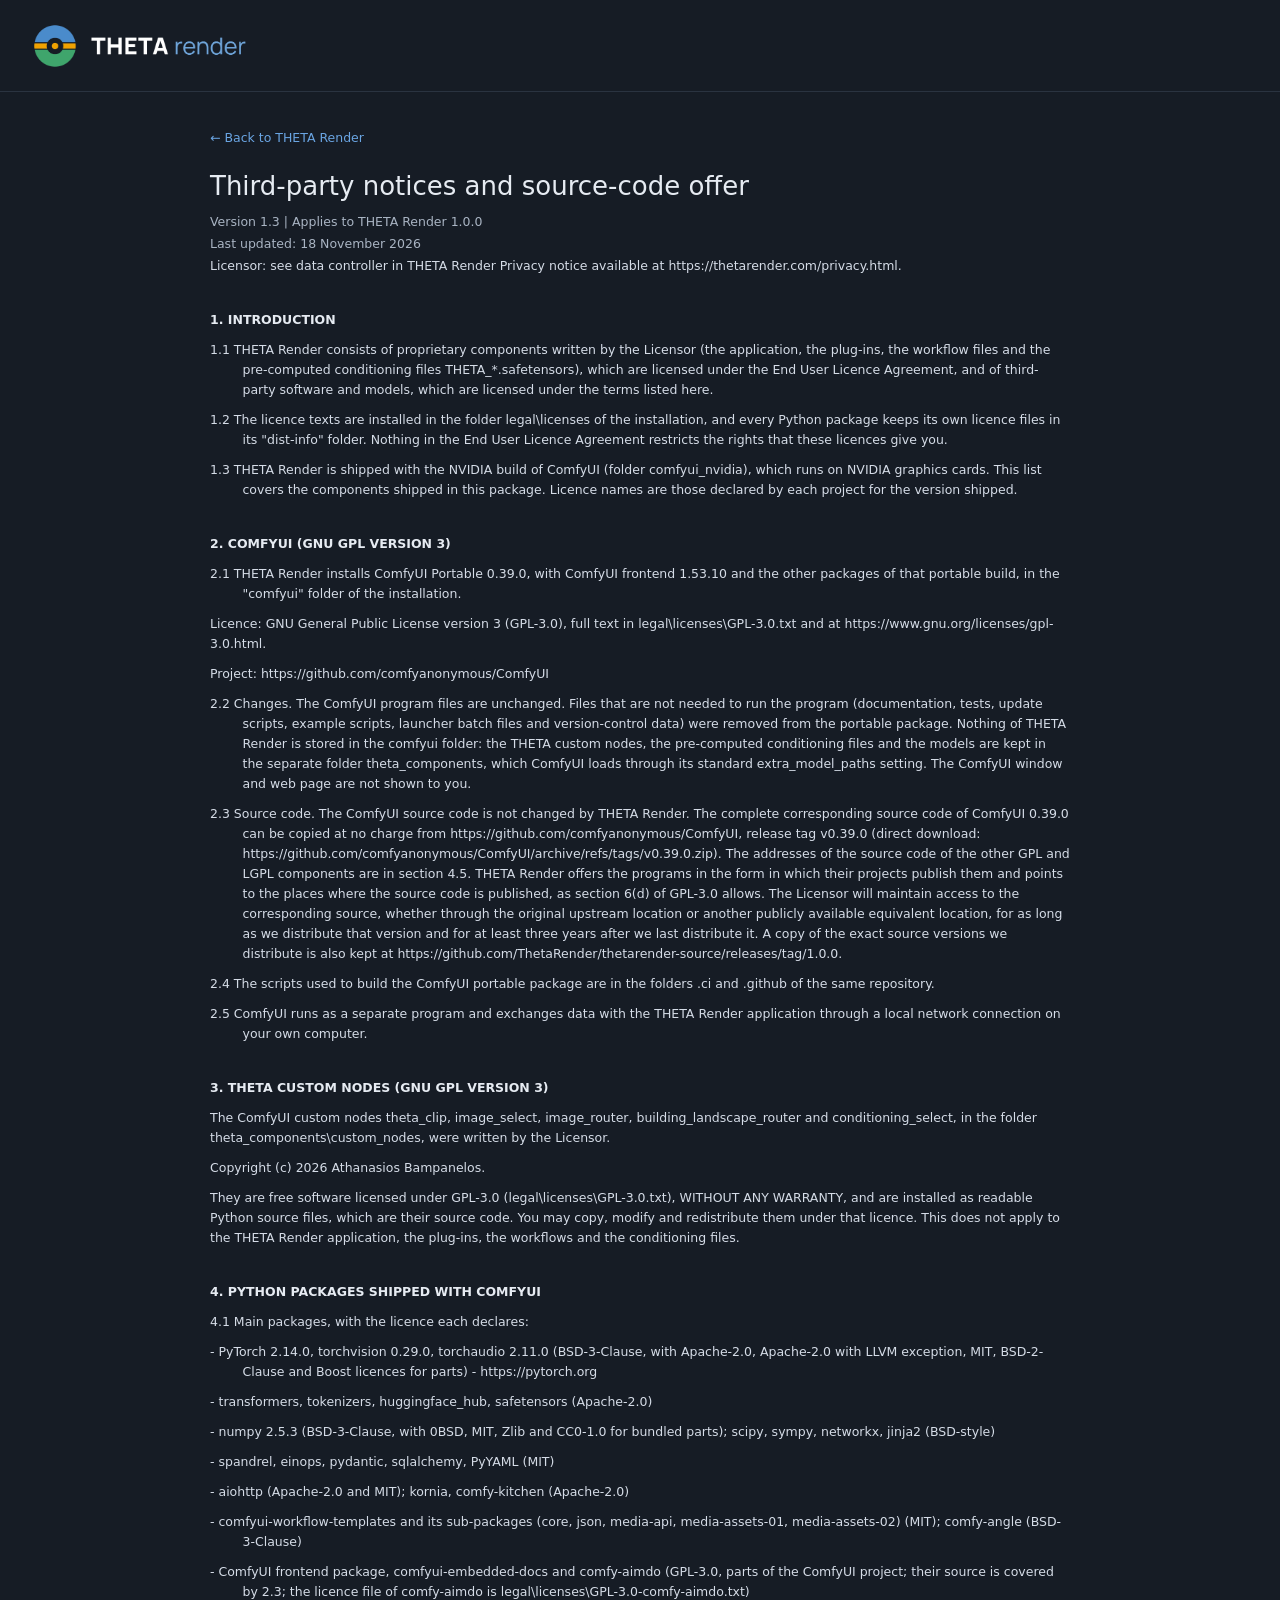
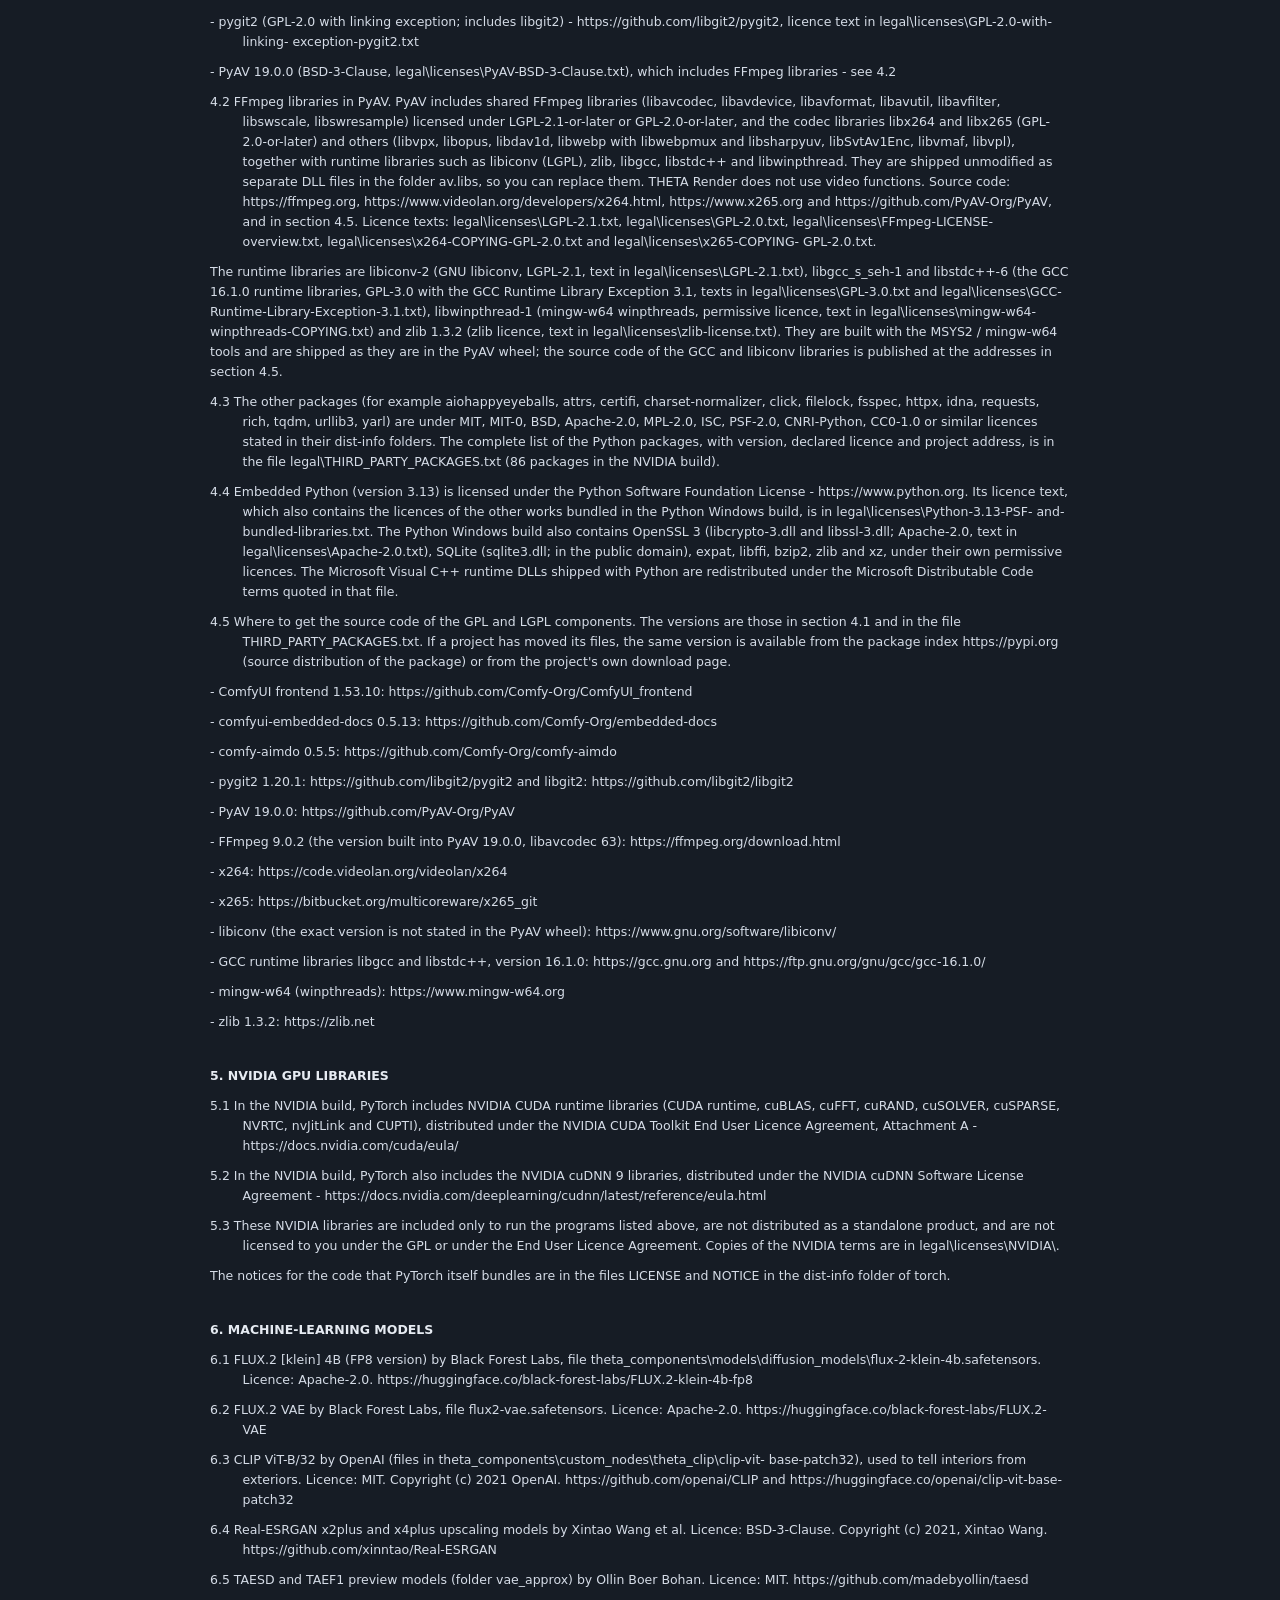
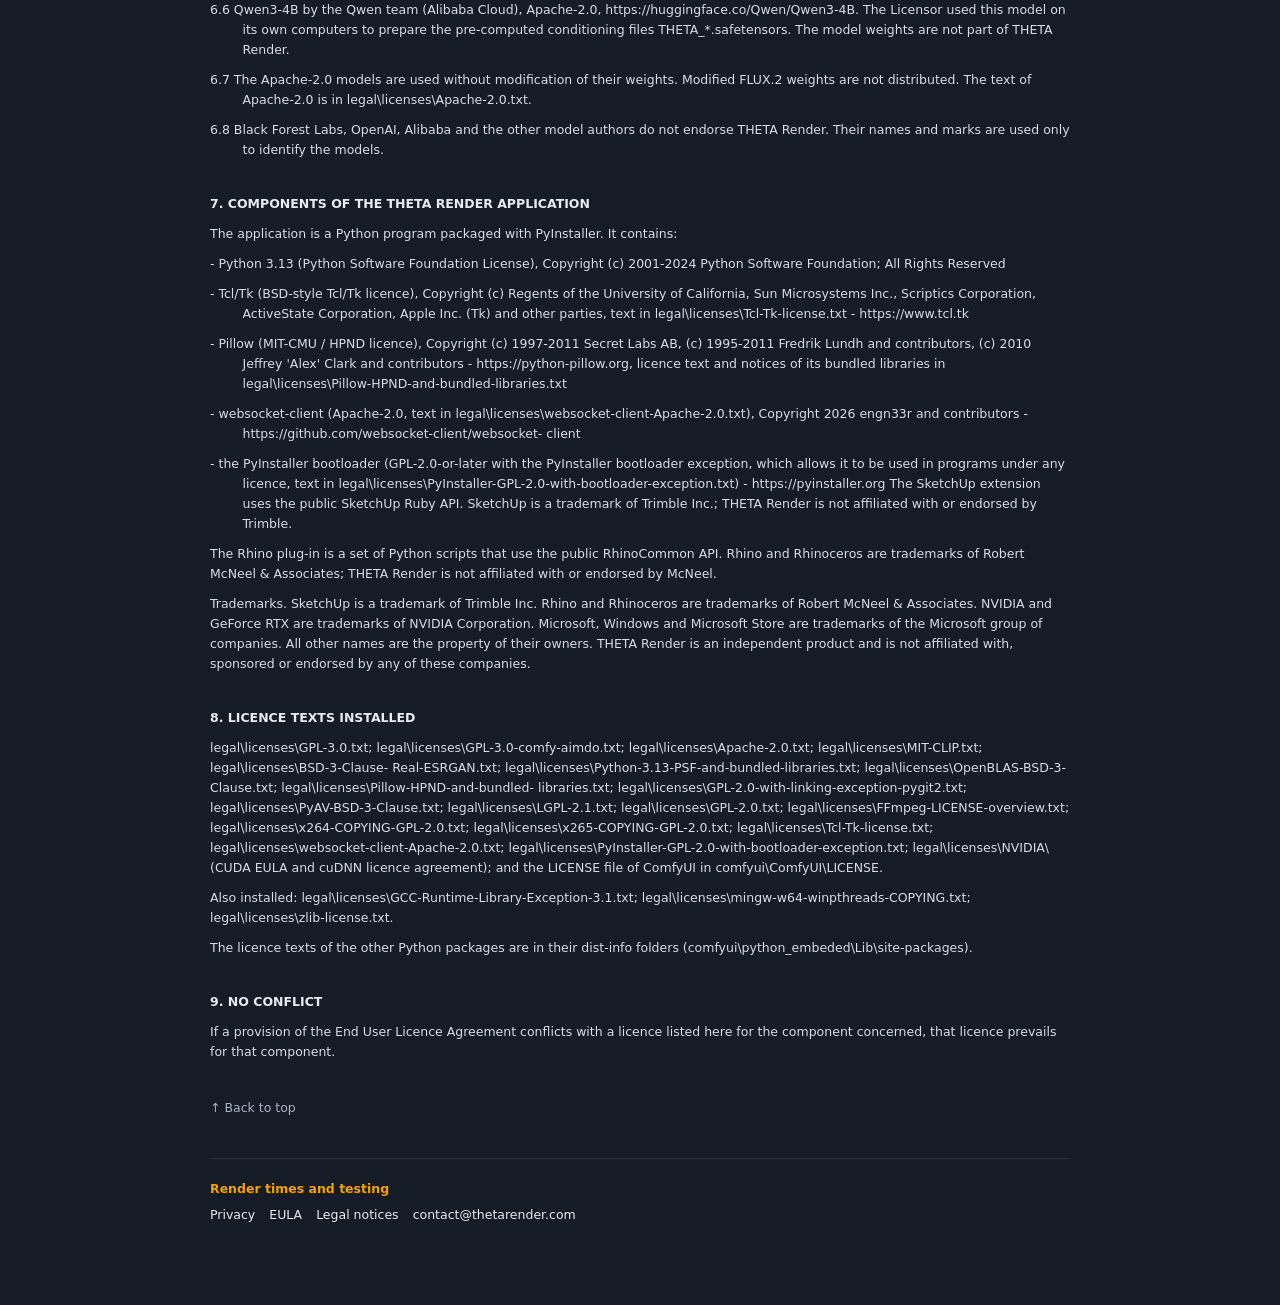
<file: notices.html>
<!doctype html><html lang="en"><head><meta charset="utf-8"><meta name="viewport" content="width=device-width,initial-scale=1">
<meta name="robots" content="noindex, nofollow">
<title>Third-party notices and source-code offer - THETA Render</title><meta name="description" content="Open-source licences, third-party notices and source-code offer for THETA Render.">
<meta property="og:title" content="Third-party notices and source-code offer - THETA Render"><meta property="og:description" content="Open-source licences, third-party notices and source-code offer for THETA Render."><meta property="og:type" content="website"><meta property="og:url" content="https://thetarender.com/notices.html">
<link rel="icon" href="img/favicon.png"><link rel="stylesheet" href="css/style.css?v=16"></head><body id="top"><header><a class="logo" href="index.html"><img src="img/logo.png" alt="THETA render"></a></header><div class="doc"><div class="wrap"><a class="back" href="index.html">&larr; Back to THETA Render</a><h1>Third-party notices and source-code offer</h1><p class="meta">Version 1.3 | Applies to THETA Render 1.0.0</p><p class="meta">Last updated: 18 November 2026</p><p>Licensor: see data controller in THETA Render Privacy notice available at https://thetarender.com/privacy.html.</p><h2>1. INTRODUCTION</h2><p class="item">1.1  THETA Render consists of proprietary components written by the Licensor (the application, the plug-ins, the workflow files and the pre-computed conditioning files THETA_*.safetensors), which are licensed under the End User Licence Agreement, and of third-party software and models, which are licensed under the terms listed here.</p><p class="item">1.2  The licence texts are installed in the folder legal\licenses of the installation, and every Python package keeps its own licence files in its &quot;dist-info&quot; folder. Nothing in the End User Licence Agreement restricts the rights that these licences give you.</p><p class="item">1.3  THETA Render is shipped with the NVIDIA build of ComfyUI (folder comfyui_nvidia), which runs on NVIDIA graphics cards. This list covers the components shipped in this package. Licence names are those declared by each project for the version shipped.</p><h2>2. COMFYUI (GNU GPL VERSION 3)</h2><p class="item">2.1  THETA Render installs ComfyUI Portable 0.39.0, with ComfyUI frontend 1.53.10 and the other packages of that portable build, in the &quot;comfyui&quot; folder of the installation.</p><p>Licence: GNU General Public License version 3 (GPL-3.0), full text in legal\licenses\GPL-3.0.txt and at https://www.gnu.org/licenses/gpl-3.0.html.</p><p>Project: https://github.com/comfyanonymous/ComfyUI</p><p class="item">2.2  Changes. The ComfyUI program files are unchanged. Files that are not needed to run the program (documentation, tests, update scripts, example scripts, launcher batch files and version-control data) were removed from the portable package. Nothing of THETA Render is stored in the comfyui folder: the THETA custom nodes, the pre-computed conditioning files and the models are kept in the separate folder theta_components, which ComfyUI loads through its standard extra_model_paths setting. The ComfyUI window and web page are not shown to you.</p><p class="item">2.3  Source code. The ComfyUI source code is not changed by THETA Render. The complete corresponding source code of ComfyUI 0.39.0 can be copied at no charge from https://github.com/comfyanonymous/ComfyUI, release tag v0.39.0 (direct download: https://github.com/comfyanonymous/ComfyUI/archive/refs/tags/v0.39.0.zip). The addresses of the source code of the other GPL and LGPL components are in section 4.5. THETA Render offers the programs in the form in which their projects publish them and points to the places where the source code is published, as section 6(d) of GPL-3.0 allows. The Licensor will maintain access to the corresponding source, whether through the original upstream location or another publicly available equivalent location, for as long as we distribute that version and for at least three years after we last distribute it. A copy of the exact source versions we distribute is also kept at https://github.com/ThetaRender/thetarender-source/releases/tag/1.0.0.</p><p class="item">2.4  The scripts used to build the ComfyUI portable package are in the folders .ci and .github of the same repository.</p><p class="item">2.5  ComfyUI runs as a separate program and exchanges data with the THETA Render application through a local network connection on your own computer.</p><h2>3. THETA CUSTOM NODES (GNU GPL VERSION 3)</h2><p>The ComfyUI custom nodes theta_clip, image_select, image_router, building_landscape_router and conditioning_select, in the folder theta_components\custom_nodes, were written by the Licensor.</p><p>Copyright (c) 2026 Athanasios Bampanelos.</p><p>They are free software licensed under GPL-3.0 (legal\licenses\GPL-3.0.txt), WITHOUT ANY WARRANTY, and are installed as readable Python source files, which are their source code. You may copy, modify and redistribute them under that licence. This does not apply to the THETA Render application, the plug-ins, the workflows and the conditioning files.</p><h2>4. PYTHON PACKAGES SHIPPED WITH COMFYUI</h2><p class="item">4.1  Main packages, with the licence each declares:</p><p class="item">- PyTorch 2.14.0, torchvision 0.29.0, torchaudio 2.11.0 (BSD-3-Clause, with Apache-2.0, Apache-2.0 with LLVM exception, MIT, BSD-2-Clause and Boost licences for parts) - https://pytorch.org</p><p class="item">- transformers, tokenizers, huggingface_hub, safetensors (Apache-2.0)</p><p class="item">- numpy 2.5.3 (BSD-3-Clause, with 0BSD, MIT, Zlib and CC0-1.0 for bundled parts); scipy, sympy, networkx, jinja2 (BSD-style)</p><p class="item">- spandrel, einops, pydantic, sqlalchemy, PyYAML (MIT)</p><p class="item">- aiohttp (Apache-2.0 and MIT); kornia, comfy-kitchen (Apache-2.0)</p><p class="item">- comfyui-workflow-templates and its sub-packages (core, json, media-api, media-assets-01, media-assets-02) (MIT); comfy-angle (BSD-3-Clause)</p><p class="item">- ComfyUI frontend package, comfyui-embedded-docs and comfy-aimdo (GPL-3.0, parts of the ComfyUI project; their source is covered by 2.3; the licence file of comfy-aimdo is legal\licenses\GPL-3.0-comfy-aimdo.txt)</p><p class="item">- pygit2 (GPL-2.0 with linking exception; includes libgit2) - https://github.com/libgit2/pygit2, licence text in legal\licenses\GPL-2.0-with-linking- exception-pygit2.txt</p><p class="item">- PyAV 19.0.0 (BSD-3-Clause, legal\licenses\PyAV-BSD-3-Clause.txt), which includes FFmpeg libraries - see 4.2</p><p class="item">4.2  FFmpeg libraries in PyAV. PyAV includes shared FFmpeg libraries (libavcodec, libavdevice, libavformat, libavutil, libavfilter, libswscale, libswresample) licensed under LGPL-2.1-or-later or GPL-2.0-or-later, and the codec libraries libx264 and libx265 (GPL-2.0-or-later) and others (libvpx, libopus, libdav1d, libwebp with libwebpmux and libsharpyuv, libSvtAv1Enc, libvmaf, libvpl), together with runtime libraries such as libiconv (LGPL), zlib, libgcc, libstdc++ and libwinpthread. They are shipped unmodified as separate DLL files in the folder av.libs, so you can replace them. THETA Render does not use video functions. Source code: https://ffmpeg.org, https://www.videolan.org/developers/x264.html, https://www.x265.org and https://github.com/PyAV-Org/PyAV, and in section 4.5. Licence texts: legal\licenses\LGPL-2.1.txt, legal\licenses\GPL-2.0.txt, legal\licenses\FFmpeg-LICENSE- overview.txt, legal\licenses\x264-COPYING-GPL-2.0.txt and legal\licenses\x265-COPYING- GPL-2.0.txt.</p><p>The runtime libraries are libiconv-2 (GNU libiconv, LGPL-2.1, text in legal\licenses\LGPL-2.1.txt), libgcc_s_seh-1 and libstdc++-6 (the GCC 16.1.0 runtime libraries, GPL-3.0 with the GCC Runtime Library Exception 3.1, texts in legal\licenses\GPL-3.0.txt and legal\licenses\GCC-Runtime-Library-Exception-3.1.txt), libwinpthread-1 (mingw-w64 winpthreads, permissive licence, text in legal\licenses\mingw-w64-winpthreads-COPYING.txt) and zlib 1.3.2 (zlib licence, text in legal\licenses\zlib-license.txt). They are built with the MSYS2 / mingw-w64 tools and are shipped as they are in the PyAV wheel; the source code of the GCC and libiconv libraries is published at the addresses in section 4.5.</p><p class="item">4.3  The other packages (for example aiohappyeyeballs, attrs, certifi, charset-normalizer, click, filelock, fsspec, httpx, idna, requests, rich, tqdm, urllib3, yarl) are under MIT, MIT-0, BSD, Apache-2.0, MPL-2.0, ISC, PSF-2.0, CNRI-Python, CC0-1.0 or similar licences stated in their dist-info folders. The complete list of the Python packages, with version, declared licence and project address, is in the file legal\THIRD_PARTY_PACKAGES.txt (86 packages in the NVIDIA build).</p><p class="item">4.4  Embedded Python (version 3.13) is licensed under the Python Software Foundation License - https://www.python.org. Its licence text, which also contains the licences of the other works bundled in the Python Windows build, is in legal\licenses\Python-3.13-PSF- and-bundled-libraries.txt. The Python Windows build also contains OpenSSL 3 (libcrypto-3.dll and libssl-3.dll; Apache-2.0, text in legal\licenses\Apache-2.0.txt), SQLite (sqlite3.dll; in the public domain), expat, libffi, bzip2, zlib and xz, under their own permissive licences. The Microsoft Visual C++ runtime DLLs shipped with Python are redistributed under the Microsoft Distributable Code terms quoted in that file.</p><p class="item">4.5  Where to get the source code of the GPL and LGPL components. The versions are those in section 4.1 and in the file THIRD_PARTY_PACKAGES.txt. If a project has moved its files, the same version is available from the package index https://pypi.org (source distribution of the package) or from the project&#x27;s own download page.</p><p class="item">- ComfyUI frontend 1.53.10: https://github.com/Comfy-Org/ComfyUI_frontend</p><p class="item">- comfyui-embedded-docs 0.5.13: https://github.com/Comfy-Org/embedded-docs</p><p class="item">- comfy-aimdo 0.5.5: https://github.com/Comfy-Org/comfy-aimdo</p><p class="item">- pygit2 1.20.1: https://github.com/libgit2/pygit2 and libgit2: https://github.com/libgit2/libgit2</p><p class="item">- PyAV 19.0.0: https://github.com/PyAV-Org/PyAV</p><p class="item">- FFmpeg 9.0.2 (the version built into PyAV 19.0.0, libavcodec 63): https://ffmpeg.org/download.html</p><p class="item">- x264: https://code.videolan.org/videolan/x264</p><p class="item">- x265: https://bitbucket.org/multicoreware/x265_git</p><p class="item">- libiconv (the exact version is not stated in the PyAV wheel): https://www.gnu.org/software/libiconv/</p><p class="item">- GCC runtime libraries libgcc and libstdc++, version 16.1.0: https://gcc.gnu.org and https://ftp.gnu.org/gnu/gcc/gcc-16.1.0/</p><p class="item">- mingw-w64 (winpthreads): https://www.mingw-w64.org</p><p class="item">- zlib 1.3.2: https://zlib.net</p><h2>5. NVIDIA GPU LIBRARIES</h2><p class="item">5.1  In the NVIDIA build, PyTorch includes NVIDIA CUDA runtime libraries (CUDA runtime, cuBLAS, cuFFT, cuRAND, cuSOLVER, cuSPARSE, NVRTC, nvJitLink and CUPTI), distributed under the NVIDIA CUDA Toolkit End User Licence Agreement, Attachment A - https://docs.nvidia.com/cuda/eula/</p><p class="item">5.2  In the NVIDIA build, PyTorch also includes the NVIDIA cuDNN 9 libraries, distributed under the NVIDIA cuDNN Software License Agreement - https://docs.nvidia.com/deeplearning/cudnn/latest/reference/eula.html</p><p class="item">5.3  These NVIDIA libraries are included only to run the programs listed above, are not distributed as a standalone product, and are not licensed to you under the GPL or under the End User Licence Agreement. Copies of the NVIDIA terms are in legal\licenses\NVIDIA\.</p><p>The notices for the code that PyTorch itself bundles are in the files LICENSE and NOTICE in the dist-info folder of torch.</p><h2>6. MACHINE-LEARNING MODELS</h2><p class="item">6.1  FLUX.2 [klein] 4B (FP8 version) by Black Forest Labs, file theta_components\models\diffusion_models\flux-2-klein-4b.safetensors. Licence: Apache-2.0. https://huggingface.co/black-forest-labs/FLUX.2-klein-4b-fp8</p><p class="item">6.2  FLUX.2 VAE by Black Forest Labs, file flux2-vae.safetensors. Licence: Apache-2.0. https://huggingface.co/black-forest-labs/FLUX.2-VAE</p><p class="item">6.3  CLIP ViT-B/32 by OpenAI (files in theta_components\custom_nodes\theta_clip\clip-vit- base-patch32), used to tell interiors from exteriors. Licence: MIT. Copyright (c) 2021 OpenAI. https://github.com/openai/CLIP and https://huggingface.co/openai/clip-vit-base- patch32</p><p class="item">6.4  Real-ESRGAN x2plus and x4plus upscaling models by Xintao Wang et al. Licence: BSD-3-Clause. Copyright (c) 2021, Xintao Wang. https://github.com/xinntao/Real-ESRGAN</p><p class="item">6.5  TAESD and TAEF1 preview models (folder vae_approx) by Ollin Boer Bohan. Licence: MIT. https://github.com/madebyollin/taesd</p><p class="item">6.6  Qwen3-4B by the Qwen team (Alibaba Cloud), Apache-2.0, https://huggingface.co/Qwen/Qwen3-4B. The Licensor used this model on its own computers to prepare the pre-computed conditioning files THETA_*.safetensors. The model weights are not part of THETA Render.</p><p class="item">6.7  The Apache-2.0 models are used without modification of their weights. Modified FLUX.2 weights are not distributed. The text of Apache-2.0 is in legal\licenses\Apache-2.0.txt.</p><p class="item">6.8  Black Forest Labs, OpenAI, Alibaba and the other model authors do not endorse THETA Render. Their names and marks are used only to identify the models.</p><h2>7. COMPONENTS OF THE THETA RENDER APPLICATION</h2><p>The application is a Python program packaged with PyInstaller. It contains:</p><p class="item">- Python 3.13 (Python Software Foundation License), Copyright (c) 2001-2024 Python Software Foundation; All Rights Reserved</p><p class="item">- Tcl/Tk (BSD-style Tcl/Tk licence), Copyright (c) Regents of the University of California, Sun Microsystems Inc., Scriptics Corporation, ActiveState Corporation, Apple Inc. (Tk) and other parties, text in legal\licenses\Tcl-Tk-license.txt - https://www.tcl.tk</p><p class="item">- Pillow (MIT-CMU / HPND licence), Copyright (c) 1997-2011 Secret Labs AB, (c) 1995-2011 Fredrik Lundh and contributors, (c) 2010 Jeffrey &#x27;Alex&#x27; Clark and contributors - https://python-pillow.org, licence text and notices of its bundled libraries in legal\licenses\Pillow-HPND-and-bundled-libraries.txt</p><p class="item">- websocket-client (Apache-2.0, text in legal\licenses\websocket-client-Apache-2.0.txt), Copyright 2026 engn33r and contributors - https://github.com/websocket-client/websocket- client</p><p class="item">- the PyInstaller bootloader (GPL-2.0-or-later with the PyInstaller bootloader exception, which allows it to be used in programs under any licence, text in legal\licenses\PyInstaller-GPL-2.0-with-bootloader-exception.txt) - https://pyinstaller.org The SketchUp extension uses the public SketchUp Ruby API. SketchUp is a trademark of Trimble Inc.; THETA Render is not affiliated with or endorsed by Trimble.</p><p>The Rhino plug-in is a set of Python scripts that use the public RhinoCommon API. Rhino and Rhinoceros are trademarks of Robert McNeel &amp; Associates; THETA Render is not affiliated with or endorsed by McNeel.</p><p>Trademarks. SketchUp is a trademark of Trimble Inc. Rhino and Rhinoceros are trademarks of Robert McNeel &amp; Associates. NVIDIA and GeForce RTX are trademarks of NVIDIA Corporation. Microsoft, Windows and Microsoft Store are trademarks of the Microsoft group of companies. All other names are the property of their owners. THETA Render is an independent product and is not affiliated with, sponsored or endorsed by any of these companies.</p><h2>8. LICENCE TEXTS INSTALLED</h2><p>legal\licenses\GPL-3.0.txt; legal\licenses\GPL-3.0-comfy-aimdo.txt; legal\licenses\Apache-2.0.txt; legal\licenses\MIT-CLIP.txt; legal\licenses\BSD-3-Clause- Real-ESRGAN.txt; legal\licenses\Python-3.13-PSF-and-bundled-libraries.txt; legal\licenses\OpenBLAS-BSD-3-Clause.txt; legal\licenses\Pillow-HPND-and-bundled- libraries.txt; legal\licenses\GPL-2.0-with-linking-exception-pygit2.txt; legal\licenses\PyAV-BSD-3-Clause.txt; legal\licenses\LGPL-2.1.txt; legal\licenses\GPL-2.0.txt; legal\licenses\FFmpeg-LICENSE-overview.txt; legal\licenses\x264-COPYING-GPL-2.0.txt; legal\licenses\x265-COPYING-GPL-2.0.txt; legal\licenses\Tcl-Tk-license.txt; legal\licenses\websocket-client-Apache-2.0.txt; legal\licenses\PyInstaller-GPL-2.0-with-bootloader-exception.txt; legal\licenses\NVIDIA\ (CUDA EULA and cuDNN licence agreement); and the LICENSE file of ComfyUI in comfyui\ComfyUI\LICENSE.</p><p>Also installed: legal\licenses\GCC-Runtime-Library-Exception-3.1.txt; legal\licenses\mingw-w64-winpthreads-COPYING.txt; legal\licenses\zlib-license.txt.</p><p>The licence texts of the other Python packages are in their dist-info folders (comfyui\python_embeded\Lib\site-packages).</p><h2>9. NO CONFLICT</h2><p>If a provision of the End User Licence Agreement conflicts with a licence listed here for the component concerned, that licence prevails for that component.</p><div class="totop"><a href="#top">&uarr; Back to top</a></div><div class="legal"><a class="test" href="testing.html">Render times and testing</a><a href="privacy.html">Privacy</a><a href="eula.html">EULA</a><a href="notices.html">Legal notices</a><a class="em" href="mailto:contact@thetarender.com">contact@thetarender.com</a></div></div></div><footer></footer></body></html>
</file>
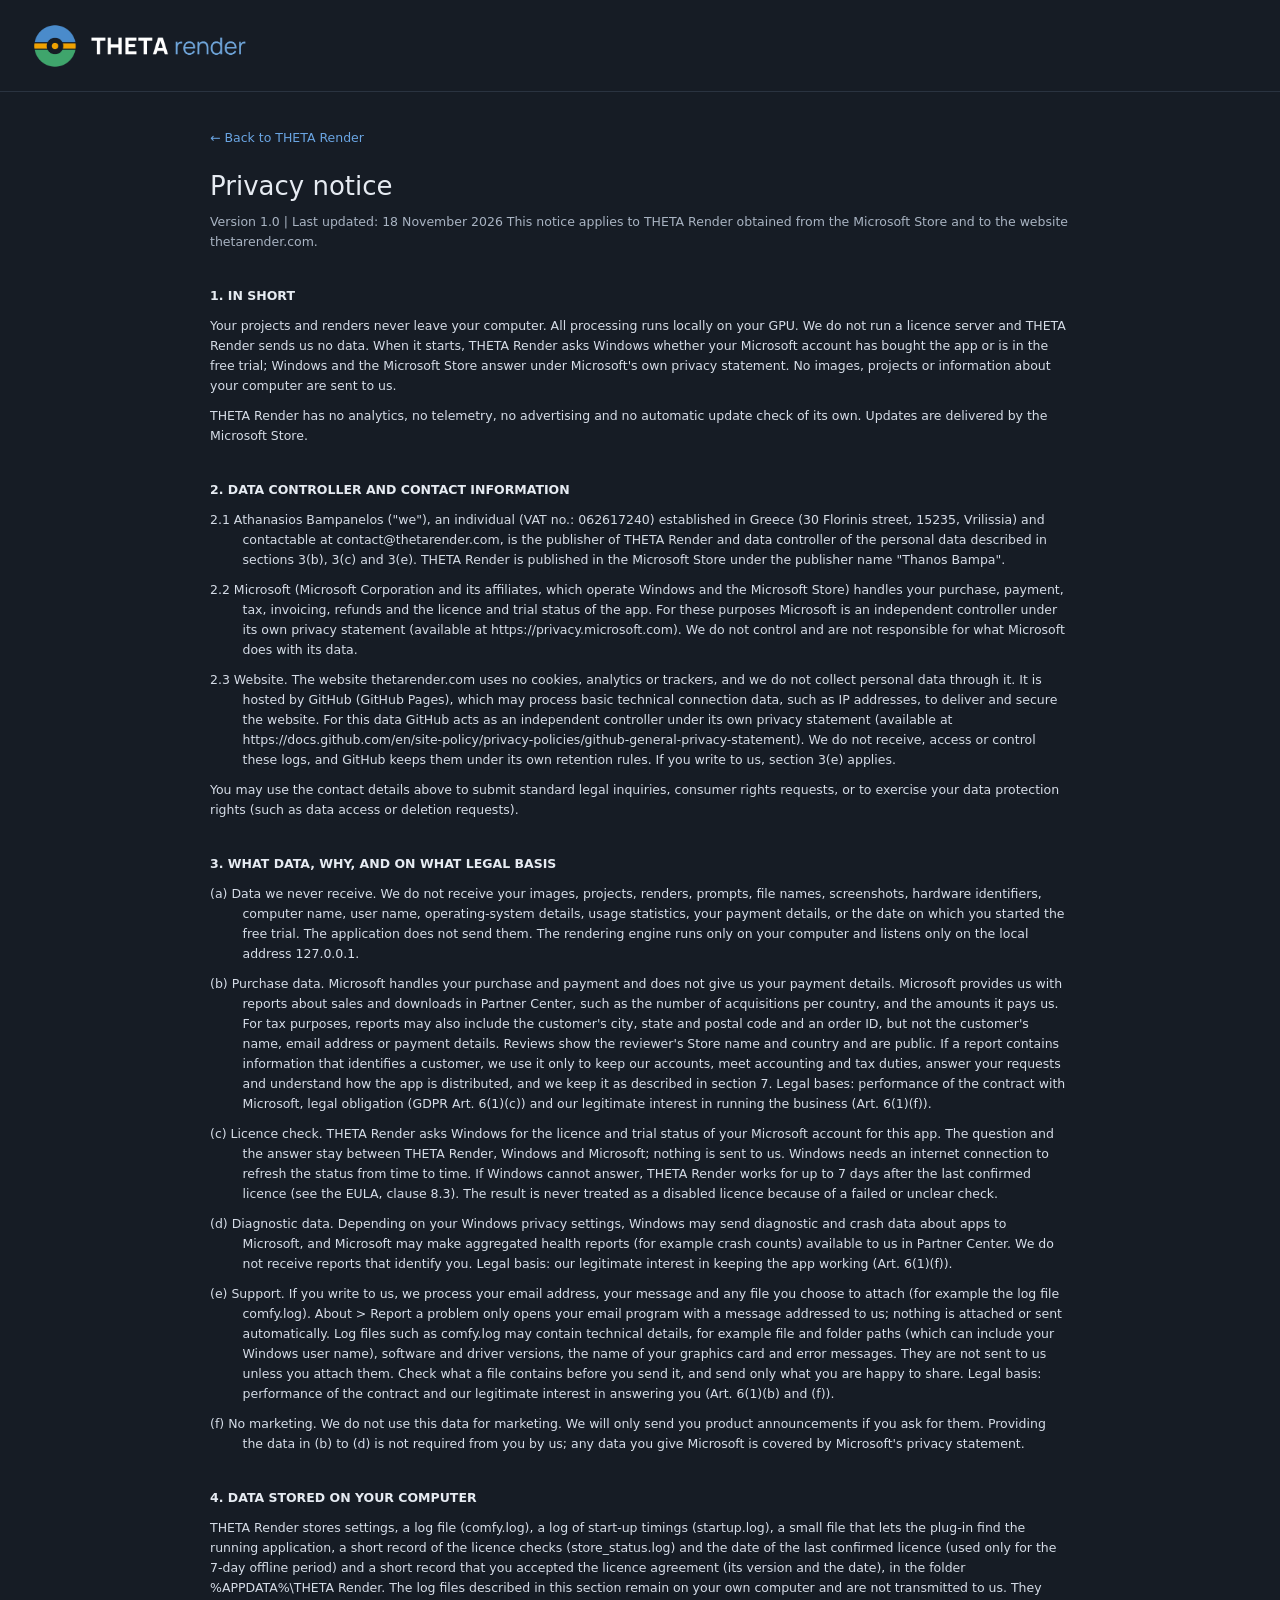
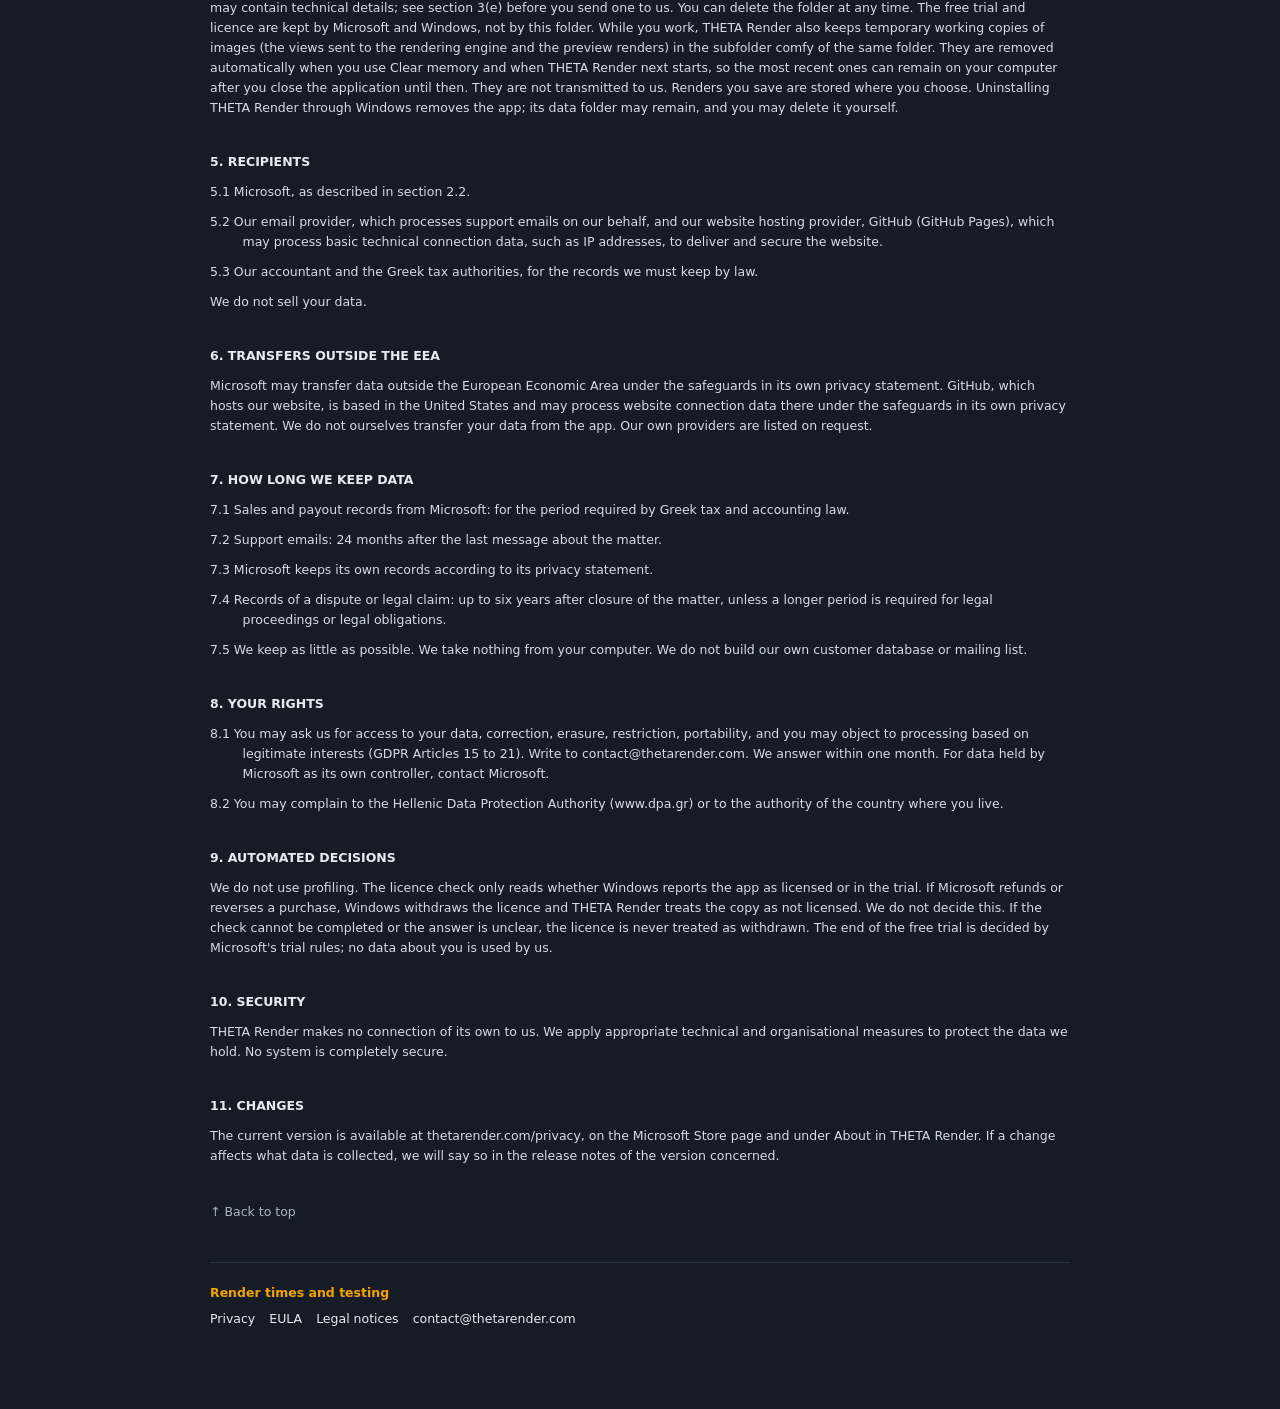
<file: privacy.html>
<!doctype html><html lang="en"><head><meta charset="utf-8"><meta name="viewport" content="width=device-width,initial-scale=1">
<meta name="robots" content="noindex, nofollow">
<title>Privacy notice - THETA Render</title><meta name="description" content="How THETA Render handles your data.">
<meta property="og:title" content="Privacy notice - THETA Render"><meta property="og:description" content="How THETA Render handles your data."><meta property="og:type" content="website"><meta property="og:url" content="https://thetarender.com/privacy.html">
<link rel="icon" href="img/favicon.png"><link rel="stylesheet" href="css/style.css?v=16"></head><body id="top"><header><a class="logo" href="index.html"><img src="img/logo.png" alt="THETA render"></a></header><div class="doc"><div class="wrap"><a class="back" href="index.html">&larr; Back to THETA Render</a><h1>Privacy notice</h1><p class="meta">Version 1.0 | Last updated: 18 November 2026 This notice applies to THETA Render obtained from the Microsoft Store and to the website thetarender.com.</p><h2>1. IN SHORT</h2><p>Your projects and renders never leave your computer. All processing runs locally on your GPU. We do not run a licence server and THETA Render sends us no data. When it starts, THETA Render asks Windows whether your Microsoft account has bought the app or is in the free trial; Windows and the Microsoft Store answer under Microsoft&#x27;s own privacy statement. No images, projects or information about your computer are sent to us.</p><p>THETA Render has no analytics, no telemetry, no advertising and no automatic update check of its own. Updates are delivered by the Microsoft Store.</p><h2>2. DATA CONTROLLER AND CONTACT INFORMATION</h2><p class="item">2.1 Athanasios Bampanelos (&quot;we&quot;), an individual (VAT no.: 062617240) established in Greece (30 Florinis street, 15235, Vrilissia) and contactable at contact@thetarender.com, is the publisher of THETA Render and data controller of the personal data described in sections 3(b), 3(c) and 3(e). THETA Render is published in the Microsoft Store under the publisher name &quot;Thanos Bampa&quot;.</p><p class="item">2.2 Microsoft (Microsoft Corporation and its affiliates, which operate Windows and the Microsoft Store) handles your purchase, payment, tax, invoicing, refunds and the licence and trial status of the app. For these purposes Microsoft is an independent controller under its own privacy statement (available at https://privacy.microsoft.com). We do not control and are not responsible for what Microsoft does with its data.</p><p class="item">2.3 Website. The website thetarender.com uses no cookies, analytics or trackers, and we do not collect personal data through it. It is hosted by GitHub (GitHub Pages), which may process basic technical connection data, such as IP addresses, to deliver and secure the website. For this data GitHub acts as an independent controller under its own privacy statement (available at https://docs.github.com/en/site-policy/privacy-policies/github-general-privacy-statement). We do not receive, access or control these logs, and GitHub keeps them under its own retention rules. If you write to us, section 3(e) applies.</p><p>You may use the contact details above to submit standard legal inquiries, consumer rights requests, or to exercise your data protection rights (such as data access or deletion requests).</p><h2>3. WHAT DATA, WHY, AND ON WHAT LEGAL BASIS</h2><p class="item">(a) Data we never receive. We do not receive your images, projects, renders, prompts, file names, screenshots, hardware identifiers, computer name, user name, operating-system details, usage statistics, your payment details, or the date on which you started the free trial. The application does not send them. The rendering engine runs only on your computer and listens only on the local address 127.0.0.1.</p><p class="item">(b) Purchase data. Microsoft handles your purchase and payment and does not give us your payment details. Microsoft provides us with reports about sales and downloads in Partner Center, such as the number of acquisitions per country, and the amounts it pays us. For tax purposes, reports may also include the customer's city, state and postal code and an order ID, but not the customer's name, email address or payment details. Reviews show the reviewer's Store name and country and are public. If a report contains information that identifies a customer, we use it only to keep our accounts, meet accounting and tax duties, answer your requests and understand how the app is distributed, and we keep it as described in section 7. Legal bases: performance of the contract with Microsoft, legal obligation (GDPR Art. 6(1)(c)) and our legitimate interest in running the business (Art. 6(1)(f)).</p><p class="item">(c) Licence check. THETA Render asks Windows for the licence and trial status of your Microsoft account for this app. The question and the answer stay between THETA Render, Windows and Microsoft; nothing is sent to us. Windows needs an internet connection to refresh the status from time to time. If Windows cannot answer, THETA Render works for up to 7 days after the last confirmed licence (see the EULA, clause 8.3). The result is never treated as a disabled licence because of a failed or unclear check.</p><p class="item">(d) Diagnostic data. Depending on your Windows privacy settings, Windows may send diagnostic and crash data about apps to Microsoft, and Microsoft may make aggregated health reports (for example crash counts) available to us in Partner Center. We do not receive reports that identify you. Legal basis: our legitimate interest in keeping the app working (Art. 6(1)(f)).</p><p class="item">(e) Support. If you write to us, we process your email address, your message and any file you choose to attach (for example the log file comfy.log). About &gt; Report a problem only opens your email program with a message addressed to us; nothing is attached or sent automatically. Log files such as comfy.log may contain technical details, for example file and folder paths (which can include your Windows user name), software and driver versions, the name of your graphics card and error messages. They are not sent to us unless you attach them. Check what a file contains before you send it, and send only what you are happy to share. Legal basis: performance of the contract and our legitimate interest in answering you (Art. 6(1)(b) and (f)).</p><p class="item">(f) No marketing. We do not use this data for marketing. We will only send you product announcements if you ask for them. Providing the data in (b) to (d) is not required from you by us; any data you give Microsoft is covered by Microsoft&#x27;s privacy statement.</p><h2>4. DATA STORED ON YOUR COMPUTER</h2><p>THETA Render stores settings, a log file (comfy.log), a log of start-up timings (startup.log), a small file that lets the plug-in find the running application, a short record of the licence checks (store_status.log) and the date of the last confirmed licence (used only for the 7-day offline period) and a short record that you accepted the licence agreement (its version and the date), in the folder %APPDATA%\THETA Render. The log files described in this section remain on your own computer and are not transmitted to us. They may contain technical details; see section 3(e) before you send one to us. You can delete the folder at any time. The free trial and licence are kept by Microsoft and Windows, not by this folder. While you work, THETA Render also keeps temporary working copies of images (the views sent to the rendering engine and the preview renders) in the subfolder comfy of the same folder. They are removed automatically when you use Clear memory and when THETA Render next starts, so the most recent ones can remain on your computer after you close the application until then. They are not transmitted to us. Renders you save are stored where you choose. Uninstalling THETA Render through Windows removes the app; its data folder may remain, and you may delete it yourself.</p><h2>5. RECIPIENTS</h2><p class="item">5.1 Microsoft, as described in section 2.2.</p><p class="item">5.2 Our email provider, which processes support emails on our behalf, and our website hosting provider, GitHub (GitHub Pages), which may process basic technical connection data, such as IP addresses, to deliver and secure the website.</p><p class="item">5.3 Our accountant and the Greek tax authorities, for the records we must keep by law.</p><p>We do not sell your data.</p><h2>6. TRANSFERS OUTSIDE THE EEA</h2><p>Microsoft may transfer data outside the European Economic Area under the safeguards in its own privacy statement. GitHub, which hosts our website, is based in the United States and may process website connection data there under the safeguards in its own privacy statement. We do not ourselves transfer your data from the app. Our own providers are listed on request.</p><h2>7. HOW LONG WE KEEP DATA</h2><p class="item">7.1 Sales and payout records from Microsoft: for the period required by Greek tax and accounting law.</p><p class="item">7.2 Support emails: 24 months after the last message about the matter.</p><p class="item">7.3 Microsoft keeps its own records according to its privacy statement.</p><p class="item">7.4 Records of a dispute or legal claim: up to six years after closure of the matter, unless a longer period is required for legal proceedings or legal obligations.</p><p class="item">7.5 We keep as little as possible. We take nothing from your computer. We do not build our own customer database or mailing list.</p><h2>8. YOUR RIGHTS</h2><p class="item">8.1 You may ask us for access to your data, correction, erasure, restriction, portability, and you may object to processing based on legitimate interests (GDPR Articles 15 to 21). Write to contact@thetarender.com. We answer within one month. For data held by Microsoft as its own controller, contact Microsoft.</p><p class="item">8.2 You may complain to the Hellenic Data Protection Authority (www.dpa.gr) or to the authority of the country where you live.</p><h2>9. AUTOMATED DECISIONS</h2><p>We do not use profiling. The licence check only reads whether Windows reports the app as licensed or in the trial. If Microsoft refunds or reverses a purchase, Windows withdraws the licence and THETA Render treats the copy as not licensed. We do not decide this. If the check cannot be completed or the answer is unclear, the licence is never treated as withdrawn. The end of the free trial is decided by Microsoft&#x27;s trial rules; no data about you is used by us.</p><h2>10. SECURITY</h2><p>THETA Render makes no connection of its own to us. We apply appropriate technical and organisational measures to protect the data we hold. No system is completely secure.</p><h2>11. CHANGES</h2><p>The current version is available at thetarender.com/privacy, on the Microsoft Store page and under About in THETA Render. If a change affects what data is collected, we will say so in the release notes of the version concerned.</p><div class="totop"><a href="#top">&uarr; Back to top</a></div><div class="legal"><a class="test" href="testing.html">Render times and testing</a><a href="privacy.html">Privacy</a><a href="eula.html">EULA</a><a href="notices.html">Legal notices</a><a class="em" href="mailto:contact@thetarender.com">contact@thetarender.com</a></div></div></div><footer></footer></body></html>
</file>
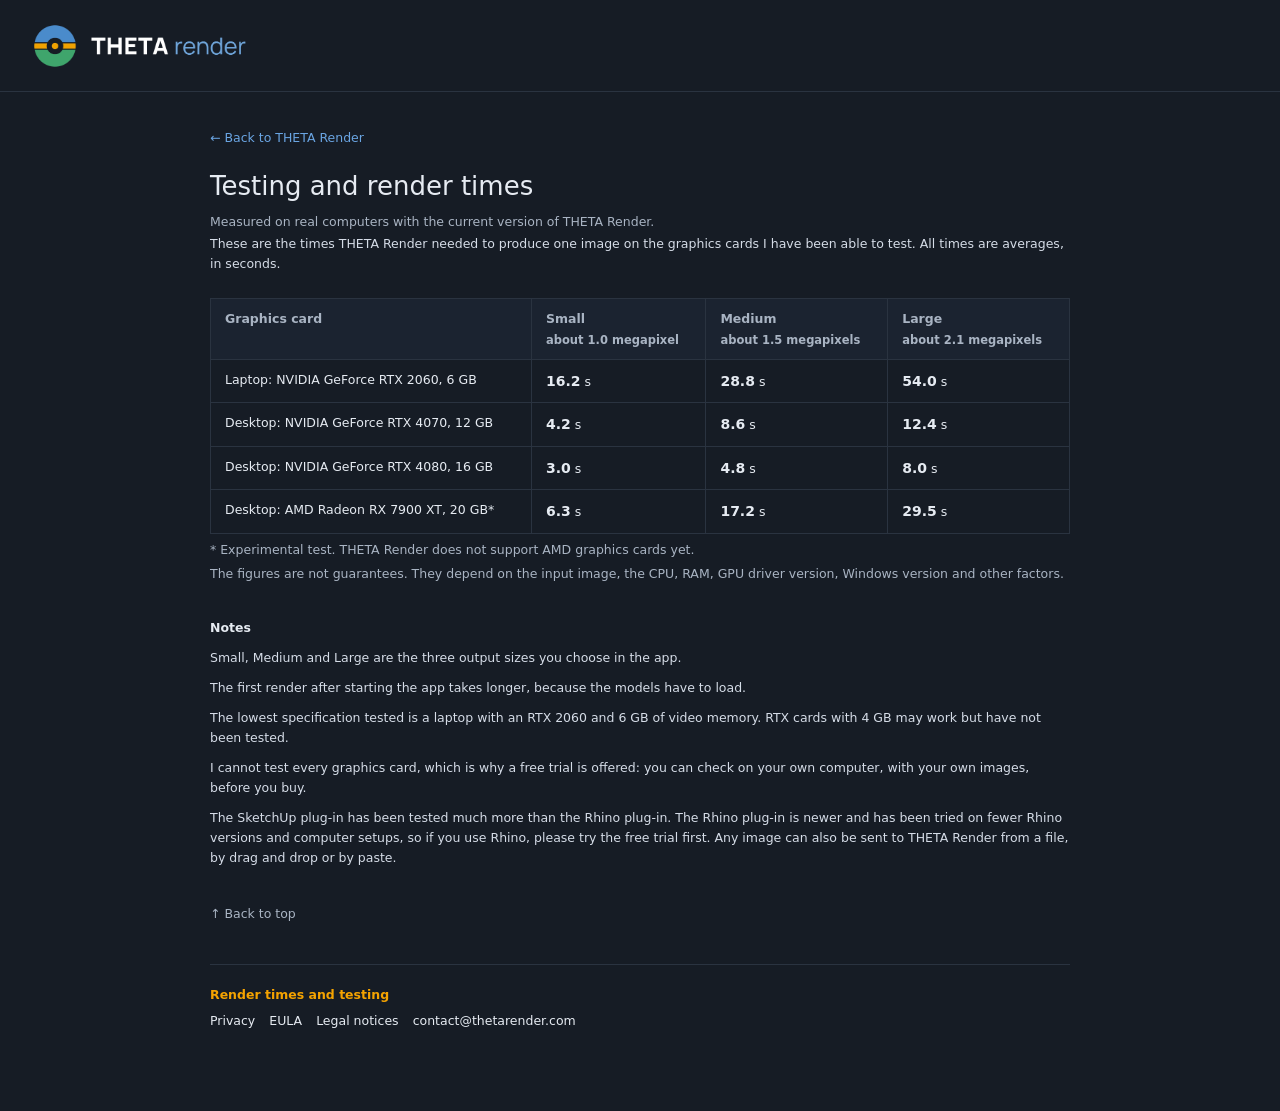
<file: testing.html>
<!doctype html><html lang="en"><head><meta charset="utf-8"><meta name="viewport" content="width=device-width,initial-scale=1">
<meta name="robots" content="noindex, nofollow">
<title>Testing and render times - THETA Render</title><meta name="description" content="Render times of THETA Render on tested graphics cards.">
<meta property="og:title" content="Testing and render times - THETA Render"><meta property="og:description" content="Render times of THETA Render on tested graphics cards."><meta property="og:type" content="website"><meta property="og:url" content="https://thetarender.com/testing.html">
<link rel="icon" href="img/favicon.png"><link rel="stylesheet" href="css/style.css?v=16"></head><body id="top"><header><a class="logo" href="index.html"><img src="img/logo.png" alt="THETA render"></a></header><div class="doc"><div class="wrap"><a class="back" href="index.html">&larr; Back to THETA Render</a><h1>Testing and render times</h1>
<p class="meta">Measured on real computers with the current version of THETA Render.</p>
<p>These are the times THETA Render needed to produce one image on the graphics cards I have been able to test. All times are averages, in seconds.</p>
<div class="tw"><table><thead><tr><th>Graphics card</th><th>Small<small>about 1.0 megapixel</small></th><th>Medium<small>about 1.5 megapixels</small></th><th>Large<small>about 2.1 megapixels</small></th></tr></thead><tbody><tr><td>Laptop: NVIDIA GeForce RTX 2060, 6 GB</td><td class="n"><b>16.2</b> s</td><td class="n"><b>28.8</b> s</td><td class="n"><b>54.0</b> s</td></tr><tr><td>Desktop: NVIDIA GeForce RTX 4070, 12 GB</td><td class="n"><b>4.2</b> s</td><td class="n"><b>8.6</b> s</td><td class="n"><b>12.4</b> s</td></tr><tr><td>Desktop: NVIDIA GeForce RTX 4080, 16 GB</td><td class="n"><b>3.0</b> s</td><td class="n"><b>4.8</b> s</td><td class="n"><b>8.0</b> s</td></tr><tr><td>Desktop: AMD Radeon RX 7900 XT, 20 GB*</td><td class="n"><b>6.3</b> s</td><td class="n"><b>17.2</b> s</td><td class="n"><b>29.5</b> s</td></tr></tbody></table></div><p class="fn">* Experimental test. THETA Render does not support AMD graphics cards yet.</p><p class="fn">The figures are not guarantees. They depend on the input image, the CPU, RAM, GPU driver version, Windows version and other factors.</p>
<h2>Notes</h2>
<p>Small, Medium and Large are the three output sizes you choose in the app.</p>
<p>The first render after starting the app takes longer, because the models have to load.</p>
<p>The lowest specification tested is a laptop with an RTX 2060 and 6 GB of video memory. RTX cards with 4 GB may work but have not been tested.</p>
<p>I cannot test every graphics card, which is why a free trial is offered: you can check on your own computer, with your own images, before you buy.</p>
<p>The SketchUp plug-in has been tested much more than the Rhino plug-in. The Rhino plug-in is newer and has been tried on fewer Rhino versions and computer setups, so if you use Rhino, please try the free trial first. Any image can also be sent to THETA Render from a file, by drag and drop or by paste.</p>
<div class="totop"><a href="#top">&uarr; Back to top</a></div><div class="legal"><a class="test" href="testing.html">Render times and testing</a><a href="privacy.html">Privacy</a><a href="eula.html">EULA</a><a href="notices.html">Legal notices</a><a class="em" href="mailto:contact@thetarender.com">contact@thetarender.com</a></div></div></div></body></html>
</file>
<file: css/style.css>
:root{--fs:12.5px;--bg:#161c25;--line:#2a3340;--text:#e6ebf2;--muted:#a9b4c3;--blue:#6aa5e3;--orange:#f5a300;--hh:92px;--lw:360px;--rw:270px;--gp:48px}
*{box-sizing:border-box}html{scroll-padding-top:calc(var(--hh) + 16px)}body{margin:0;background:var(--bg);color:var(--text);font:var(--fs)/1.6 "Segoe UI",system-ui,-apple-system,Roboto,Helvetica,Arial,sans-serif}
a{color:var(--blue)}
header{position:fixed;top:0;left:0;right:0;height:var(--hh);background:var(--bg);border-bottom:1px solid var(--line);display:flex;align-items:center;gap:0;padding:0 32px;z-index:5}
header .logo{width:calc(var(--lw) + var(--gp) - 32px);flex:none}header .logo img{height:46px;display:block}
header h1{font-size:26px;font-weight:500;margin:0;letter-spacing:-.01em;line-height:1.25}
header p{margin:2px 0 0;color:var(--muted);font-size:14px}
.right{position:fixed;top:var(--hh);bottom:0;right:0;width:var(--rw);border-left:1px solid var(--line);padding:26px 26px;display:flex;flex-direction:column;overflow:auto;background:var(--bg)}
.btn{display:block;text-align:center;text-decoration:none;font-weight:600;font-size:var(--fs);padding:13px 16px;border-radius:8px;background:var(--orange);color:#1a1405}
.btn:hover,.btn:focus-visible{filter:brightness(1.08)}
.btn.soon{background:none;border:1.5px solid var(--orange);color:var(--orange);cursor:default;filter:none!important}
.small{font-size:var(--fs);color:var(--muted);text-align:center;margin:12px 0 0}
.req{margin-top:24px;font-size:var(--fs);line-height:1.55;color:var(--muted);border-top:1px solid var(--line);padding-top:18px}
.req b{color:var(--text);font-weight:600}
.nodata{flex-basis:100%;width:100%;margin:10px 0 0;text-align:center;font-size:var(--fs);color:var(--muted);line-height:1.4}
.legal{margin-top:auto;font-size:var(--fs);display:flex;gap:6px 14px;justify-content:center;flex-wrap:wrap;padding-top:20px}
.legal .em,.legal .test{flex-basis:100%;text-align:center}.legal .test{color:var(--orange);font-weight:600}.legal .test:hover{text-decoration:underline}.legal a{color:var(--text);text-decoration:none;font-weight:500}.legal a:hover{text-decoration:underline}
.layout{margin:var(--hh) var(--rw) 0 0;display:grid;grid-template-columns:var(--lw) minmax(0,1fr);align-items:start;background:linear-gradient(var(--line),var(--line)) var(--lw) 0/1px 100% no-repeat}
.left{padding:30px 30px 60px}.intro{margin:0 0 22px;font-size:var(--fs);line-height:1.6;color:#d5dce7}
.facts{list-style:none;margin:0 0 32px;padding:0}
.facts li{padding:12px 0 12px 22px;border-bottom:1px solid var(--line);position:relative;color:#d5dce7;font-size:var(--fs);line-height:1.5}
.facts li:first-child{padding-top:0}
.facts li:before{content:"";position:absolute;left:0;top:19px;width:8px;height:8px;border-radius:50%;background:var(--orange)}
.facts li:first-child:before{top:7px}
.note h2{font-size:var(--fs);letter-spacing:.08em;text-transform:uppercase;color:var(--muted);font-weight:600;margin:0 0 14px}
.note p{margin:0 0 12px;font-size:var(--fs);line-height:1.65;color:#cfd7e3}
.sig{color:var(--muted);font-size:var(--fs);margin-top:6px;line-height:1.5}
.gallery{padding:30px var(--gp) 60px;min-width:0}.gallery .in{max-width:none}
.gallery h2{font-size:var(--fs);letter-spacing:.08em;text-transform:uppercase;color:var(--muted);font-weight:600;margin:0 0 16px}
.gallery .cap{margin:-6px 0 16px;color:var(--muted);font-size:var(--fs);line-height:1.4}
figure{margin:0 0 30px}
figcaption{font-size:var(--fs);color:var(--muted);margin-top:10px}
.cmp{position:relative;background:#10151c;border-radius:10px;overflow:hidden;border:1px solid var(--line);aspect-ratio:var(--ar,2/1);touch-action:pan-y;cursor:ew-resize;user-select:none;-webkit-user-select:none;outline-offset:3px;--p:50%}
.cmp img{position:absolute;inset:0;width:100%;height:100%;object-fit:cover;display:block;pointer-events:none}
.cmp .before{position:absolute;inset:0;clip-path:inset(0 calc(100% - var(--p)) 0 0)}
.cmp .handle{position:absolute;top:0;bottom:0;left:var(--p);width:2px;margin-left:-1px;background:#fff;pointer-events:none}
.cmp .handle:after{content:"\2194";position:absolute;top:50%;left:50%;transform:translate(-50%,-50%);width:36px;height:36px;border-radius:50%;background:#fff;color:#161c25;display:grid;place-items:center;font-size:17px;font-weight:700}
.tag{position:absolute;bottom:12px;font-size:12px;letter-spacing:.08em;text-transform:uppercase;background:rgba(10,14,20,.72);padding:4px 10px;border-radius:20px;pointer-events:none}
.modes{display:flex;gap:8px;margin-top:10px}.modes button{font:inherit;font-size:var(--fs);color:var(--muted);background:none;border:1px solid var(--line);border-radius:20px;padding:4px 16px;cursor:pointer}.modes button[aria-pressed=true]{color:#1a1405;background:var(--orange);border-color:var(--orange)}.modes button:hover{color:var(--text)}.modes button[aria-pressed=true]:hover{color:#1a1405}
.tag.l{left:14px}.tag.r{right:14px}
.totop{grid-column:1/-1;text-align:center;padding:10px 0 40px;font-size:var(--fs)}.totop a{color:var(--muted);text-decoration:none}.totop a:hover{color:var(--text)}
.right .btn+.btn{margin-top:10px}
.mfoot{margin:0 var(--rw) 0 0;padding:20px 30px 40px;border-top:1px solid var(--line)}.mfoot .em{flex-basis:100%;text-align:center}
@media(min-width:1181px){.mfoot a{display:none}.mfoot .nodata{margin:0;max-width:900px;margin-inline:auto}}
/* legal pages */
.doc{margin:var(--hh) 0 0;padding:36px 32px 80px}
.doc .wrap{max-width:860px;margin:0 auto}
.doc h1{font-size:26px;font-weight:500;margin:0 0 4px}
.doc p.meta{color:var(--muted);font-size:var(--fs);margin:0 0 2px}
.doc h2{font-size:var(--fs);margin:34px 0 10px;font-weight:600}
.doc p{margin:0 0 10px;color:#d5dce7;font-size:var(--fs);overflow-wrap:anywhere}
.doc p.item{padding-left:2.6em;text-indent:-2.6em}
.doc p.sub{padding-left:4.6em;text-indent:-2em}
.doc .back{display:inline-block;margin-bottom:18px;text-decoration:none;font-size:var(--fs)}.doc .totop{text-align:left;padding:26px 0 0}
.doc .legal{justify-content:flex-start;margin-top:40px;border-top:1px solid var(--line)}.doc .legal .em{flex-basis:auto;text-align:left}.doc .legal .test{text-align:left}
.note a{color:var(--blue)}
.doc table{width:100%;border-collapse:collapse;margin:14px 0 6px}.doc th,.doc td{border:1px solid var(--line);padding:10px 14px;text-align:left;font-size:var(--fs);vertical-align:top}.doc th{color:var(--muted);font-weight:600;background:#1b2330}.doc td.n{white-space:nowrap}.doc td b{font-size:14px}.doc td small,.doc th small{display:block;color:var(--muted);font-size:11.5px;margin-top:2px}.doc .tw{overflow-x:auto}
@media(max-width:1180px){
 header{position:static;height:auto;flex-direction:column;align-items:flex-start;gap:12px;padding:22px;border:0}
 header h1{font-size:24px}
 header .logo{width:auto}
 .right{position:static;width:auto;border:0;padding:4px 22px 22px;overflow:visible}
 .right .legal,.right .nodata{display:none}
 .layout{margin:0;display:flex;flex-direction:column;align-items:stretch}
 .gallery,.gallery .in,.cmp{width:100%}
 .left{display:contents}
 .layout{background:none}
 .intro{order:0;padding:0 22px;margin:0 0 14px}
 .facts{order:1;padding:0 22px;margin:0 0 8px}
 .gallery{order:2;padding:18px 22px 8px}.gallery .in{max-width:none}
 .note{order:3;padding:12px 22px 12px}
 .totop{order:4;padding:6px 0 18px}
 .mfoot{margin:0;display:flex;gap:8px 18px;flex-wrap:wrap;justify-content:center;padding:18px 22px 40px;border-top:1px solid var(--line)}
 .mfoot a{color:var(--text);text-decoration:none;font-weight:500}
 .doc{margin:0;padding:8px 22px 60px}
 .cmp{touch-action:pan-y}
}
@media(prefers-reduced-motion:no-preference){.btn{transition:filter .15s}}
.doc p.fn{color:var(--muted);margin:0 0 4px}
/* gallery tabs */
.gtabs{position:sticky;top:var(--hh);z-index:3;display:flex;flex-wrap:wrap;gap:8px;margin:0 0 20px;padding:10px 0;background:var(--bg);border-bottom:1px solid var(--line)}
.gtabs[hidden]{display:none}
.gtabs button{font:inherit;font-size:var(--fs);color:var(--muted);background:none;border:1px solid var(--line);border-radius:20px;padding:5px 16px;cursor:pointer;white-space:nowrap}
.gtabs button:hover{color:var(--text);border-color:#3a4656}
.gtabs button[aria-selected=true]{color:#0e1824;background:var(--blue);border-color:var(--blue);font-weight:600}
.gtabs button:focus-visible,.modes button:focus-visible{outline:2px solid var(--blue);outline-offset:2px}
#gallery:focus{outline:none}
.gmsg{color:var(--muted);font-size:var(--fs);margin:0 0 30px}
@media(max-width:1180px){.gtabs{top:0;gap:6px}.gtabs button{padding:5px 13px}}
/* fit each comparison image inside the visible window on desktop (added 2026-11-18; remove this block to undo) */
@media(min-width:1181px){.cmp{width:min(100%,1600px,calc((100vh - var(--hh) - 160px) * (var(--ar,2/1))));margin-left:auto;margin-right:auto}.gallery figure .modes{justify-content:center}.gallery figcaption{text-align:center}}
</file>
